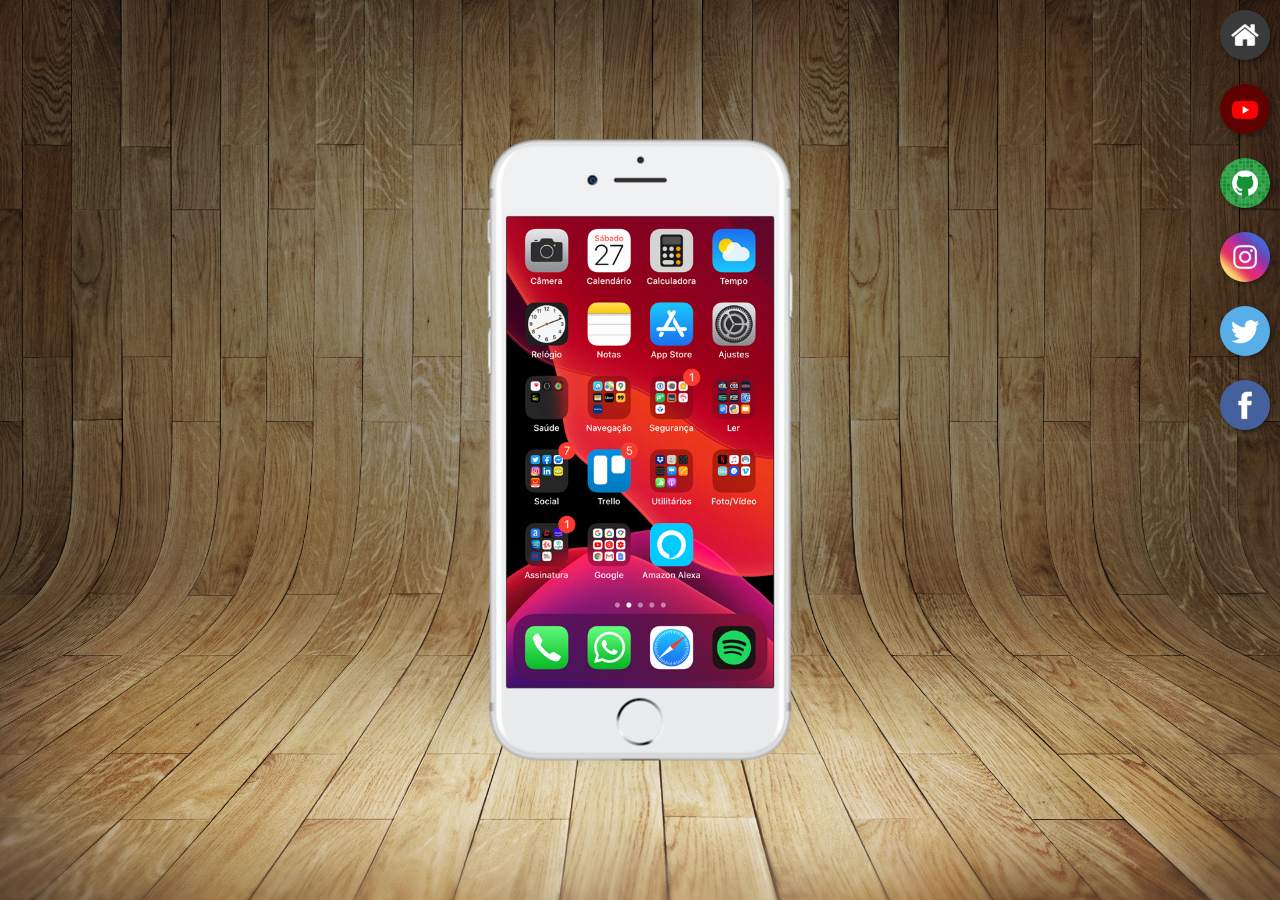
<file: index.html>
<!DOCTYPE html>
<html lang="pt-br">
<head>
    <meta charset="UTF-8">
    <meta name="viewport" content="width=device-width, initial-scale=1.0">
    <link rel="shortcut icon" href="favicon.ico" type="image/x-icon">
    <link rel="stylesheet" href="estilos/style.css">
    <title>Projetos Redes Sociais</title>
</head>
<body>
    <main>
        <section id="telefone">
            <iframe src="home.html" frameborder="0" name="tela" id="tela">
                Seu computador não é compatível com isso
            </iframe>
        </section>
        <section id="redes-sociais">
            <a href="home.html" target="tela">
                <img src="imagens/logo-home.jpg" alt="Home">
            </a><br>
            <a href="youtube.html" target="tela">
                <img src="imagens/logo-youtube.jpg" alt="Youtube">
            </a><br>
            <a href="github.html" target="tela">
                <img src="imagens/logo-github.jpg" alt="Github">
            </a><br>
            <a href="intagram.html" target="tela">
                <img src="imagens/logo-instagram.jpg" alt="Instagram">
            </a><br>
            <a href="twitter.html" target="tela">
                <img src="imagens/logo-twitter.jpg" alt="Twitter">
            </a><br>
            <a href="facebook.html" target="tela">
                <img src="imagens/logo-facebook.jpg" alt="Facebook">
            </a>
        </section>
    </main>
</body>
</html>
</file>
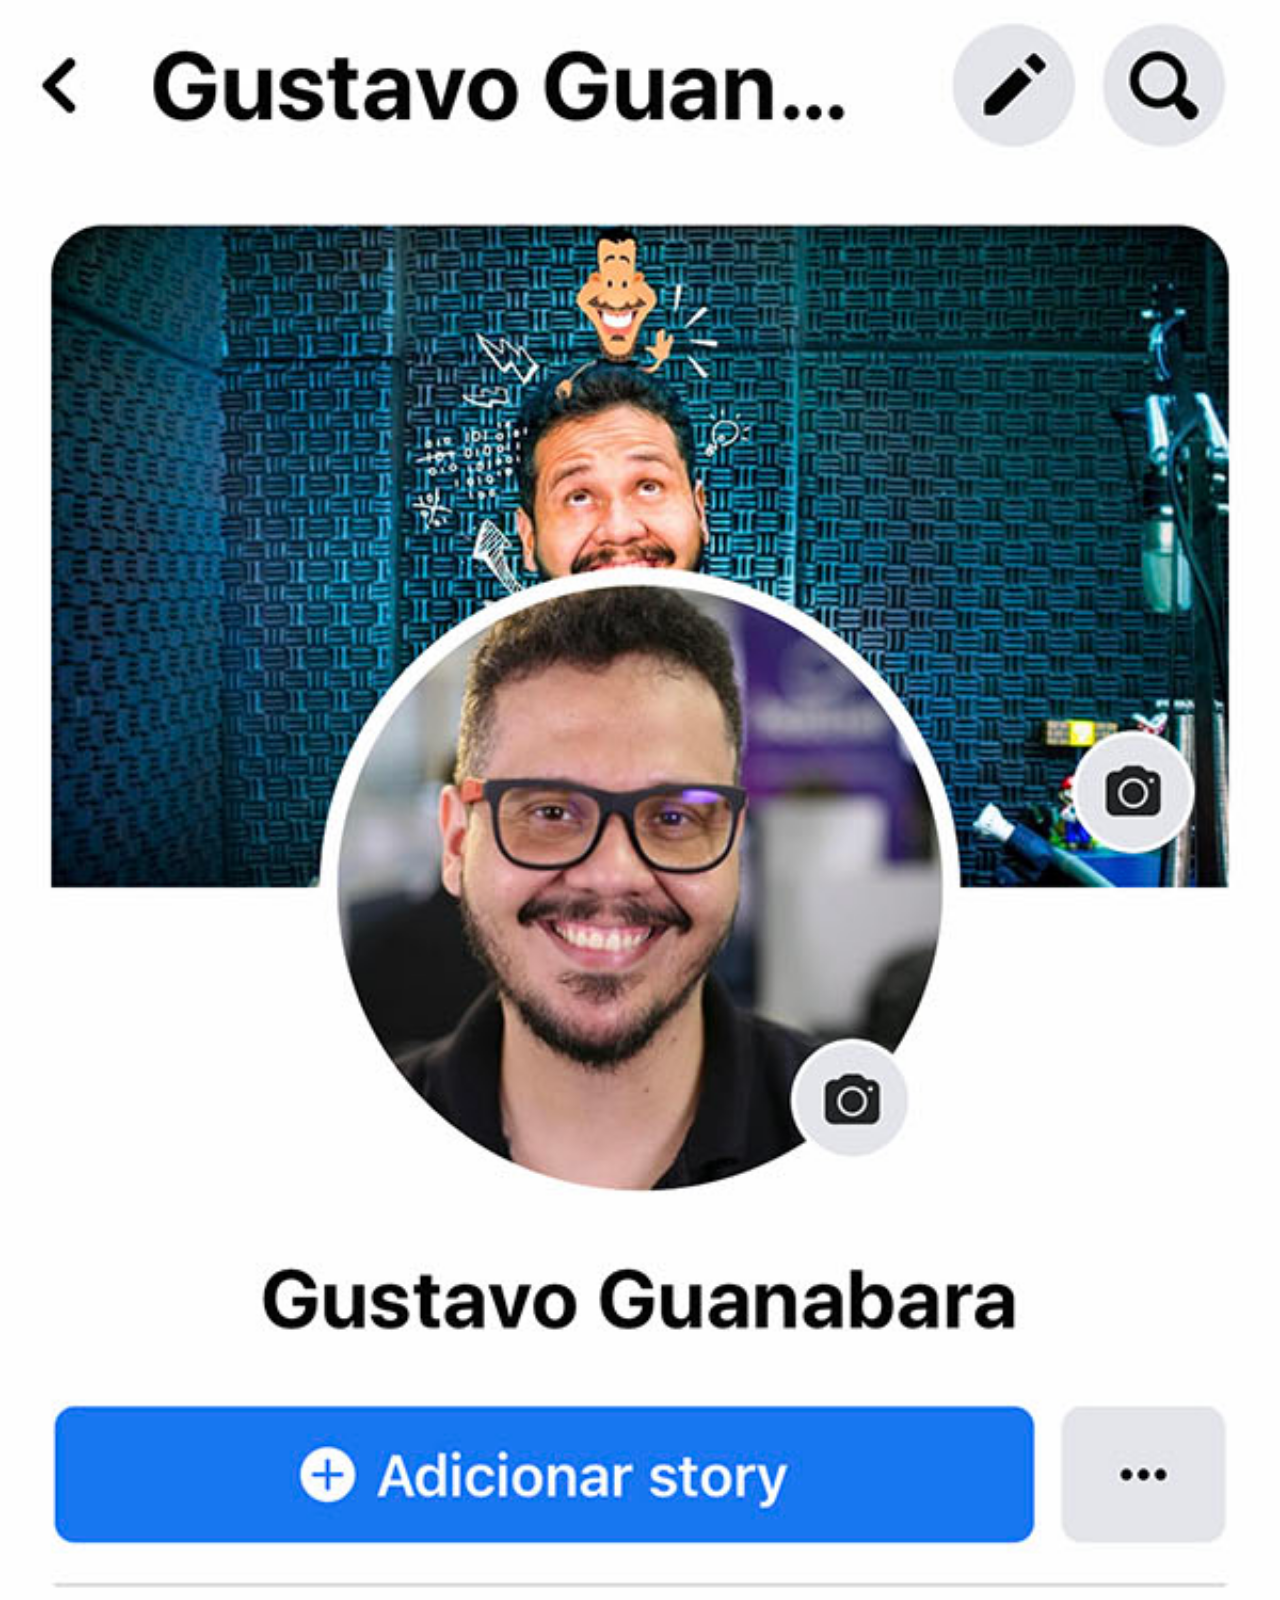
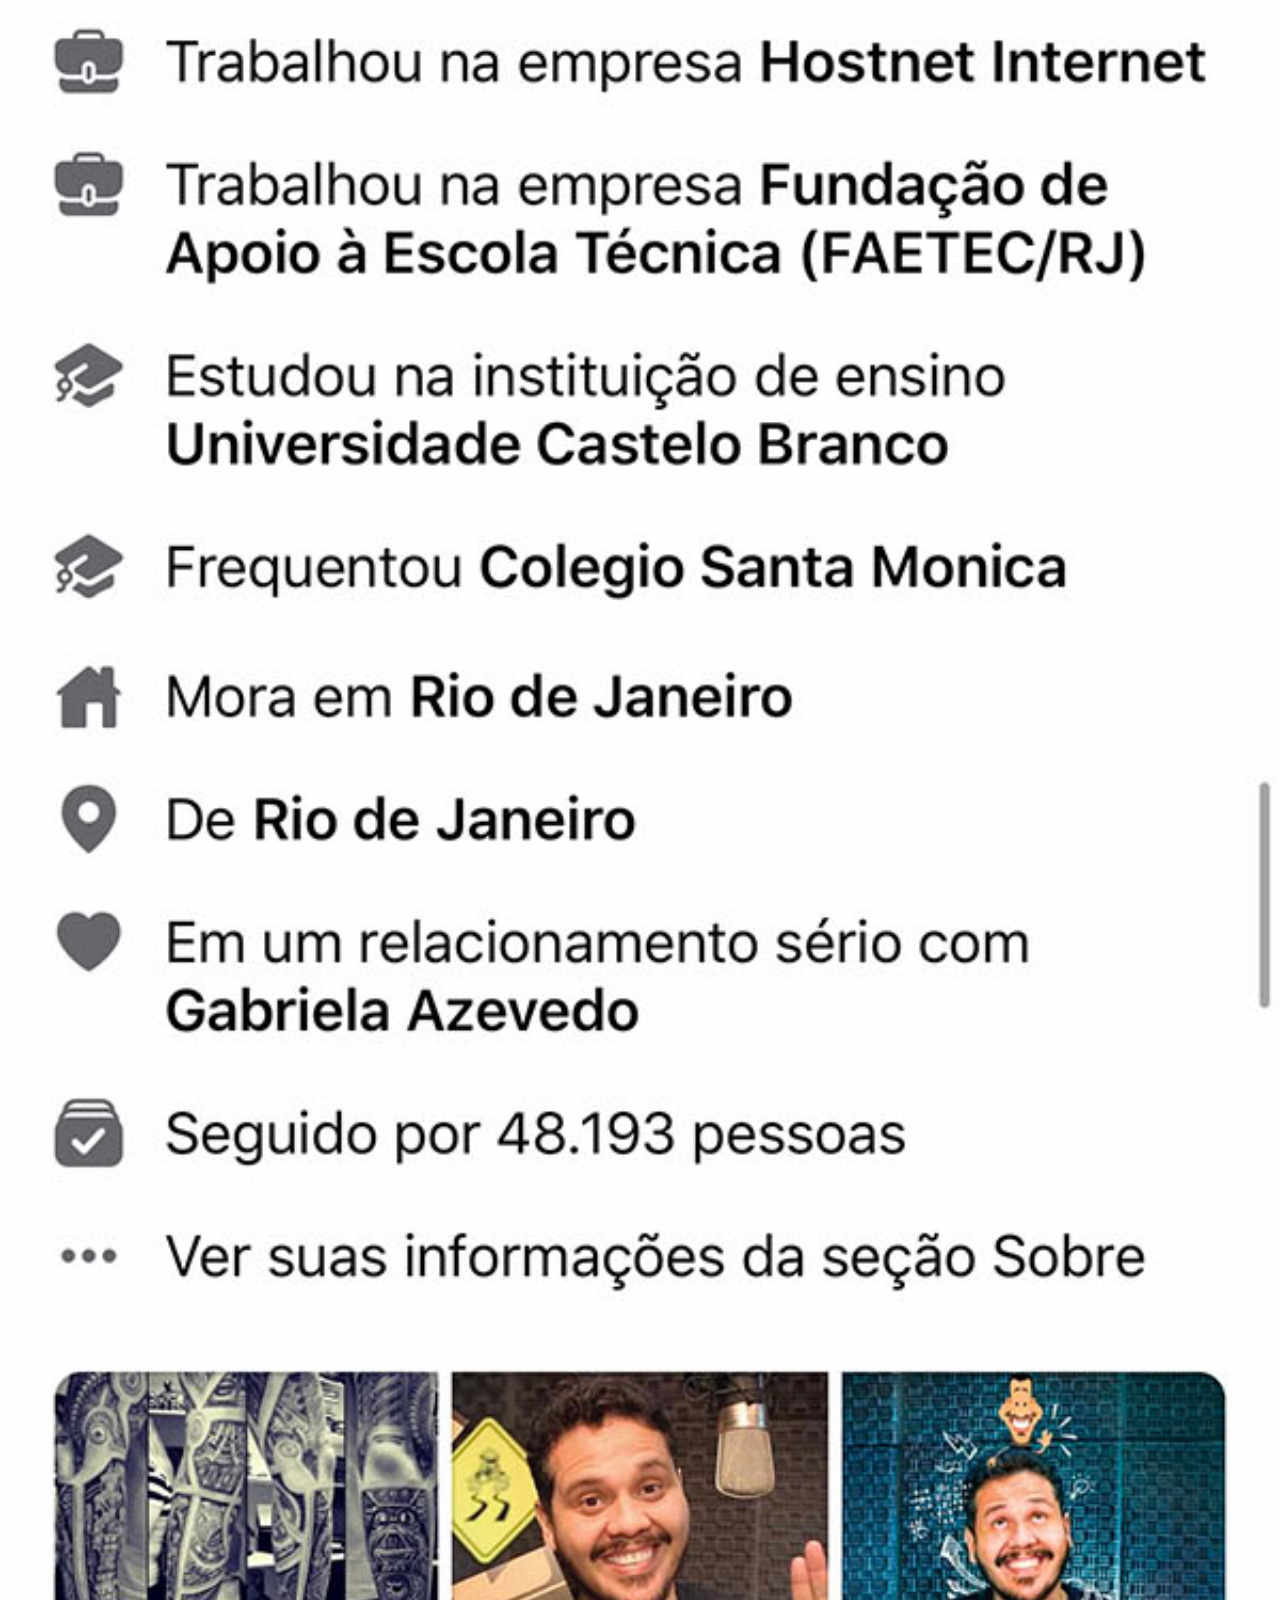
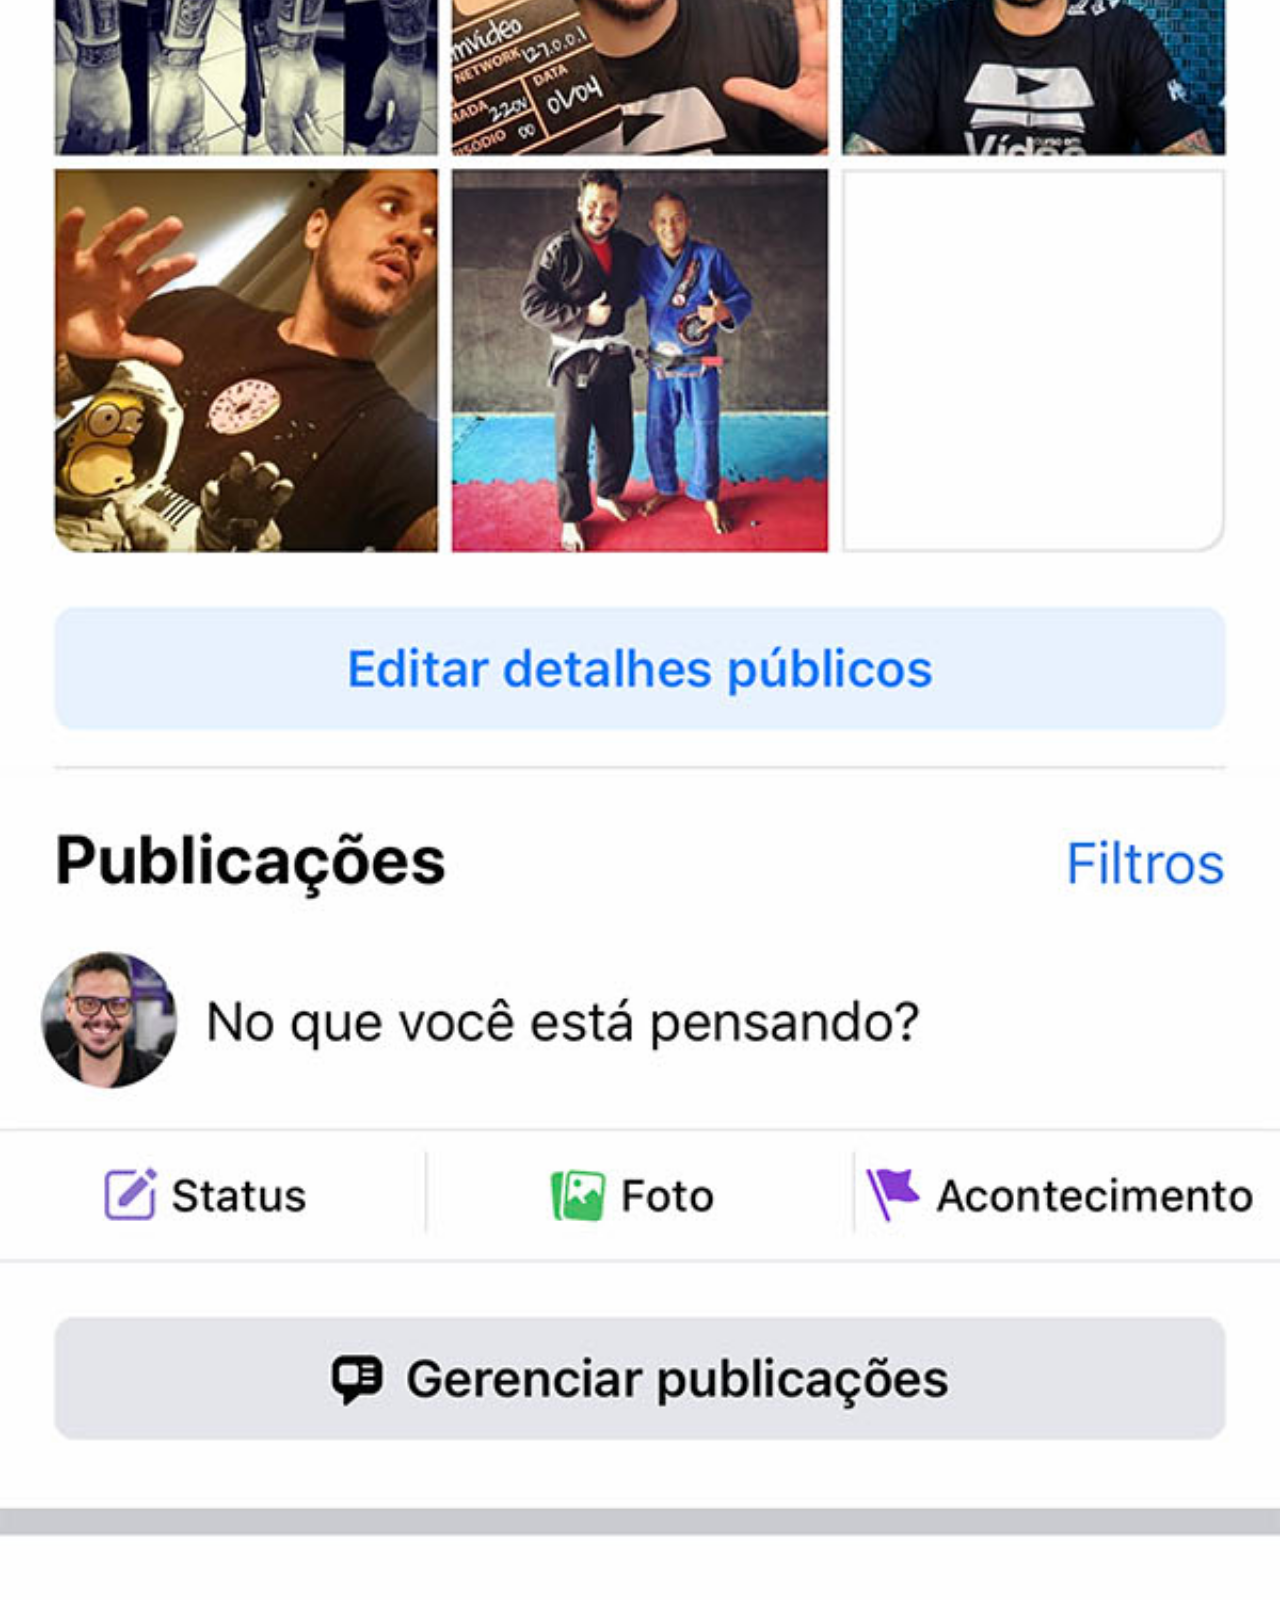
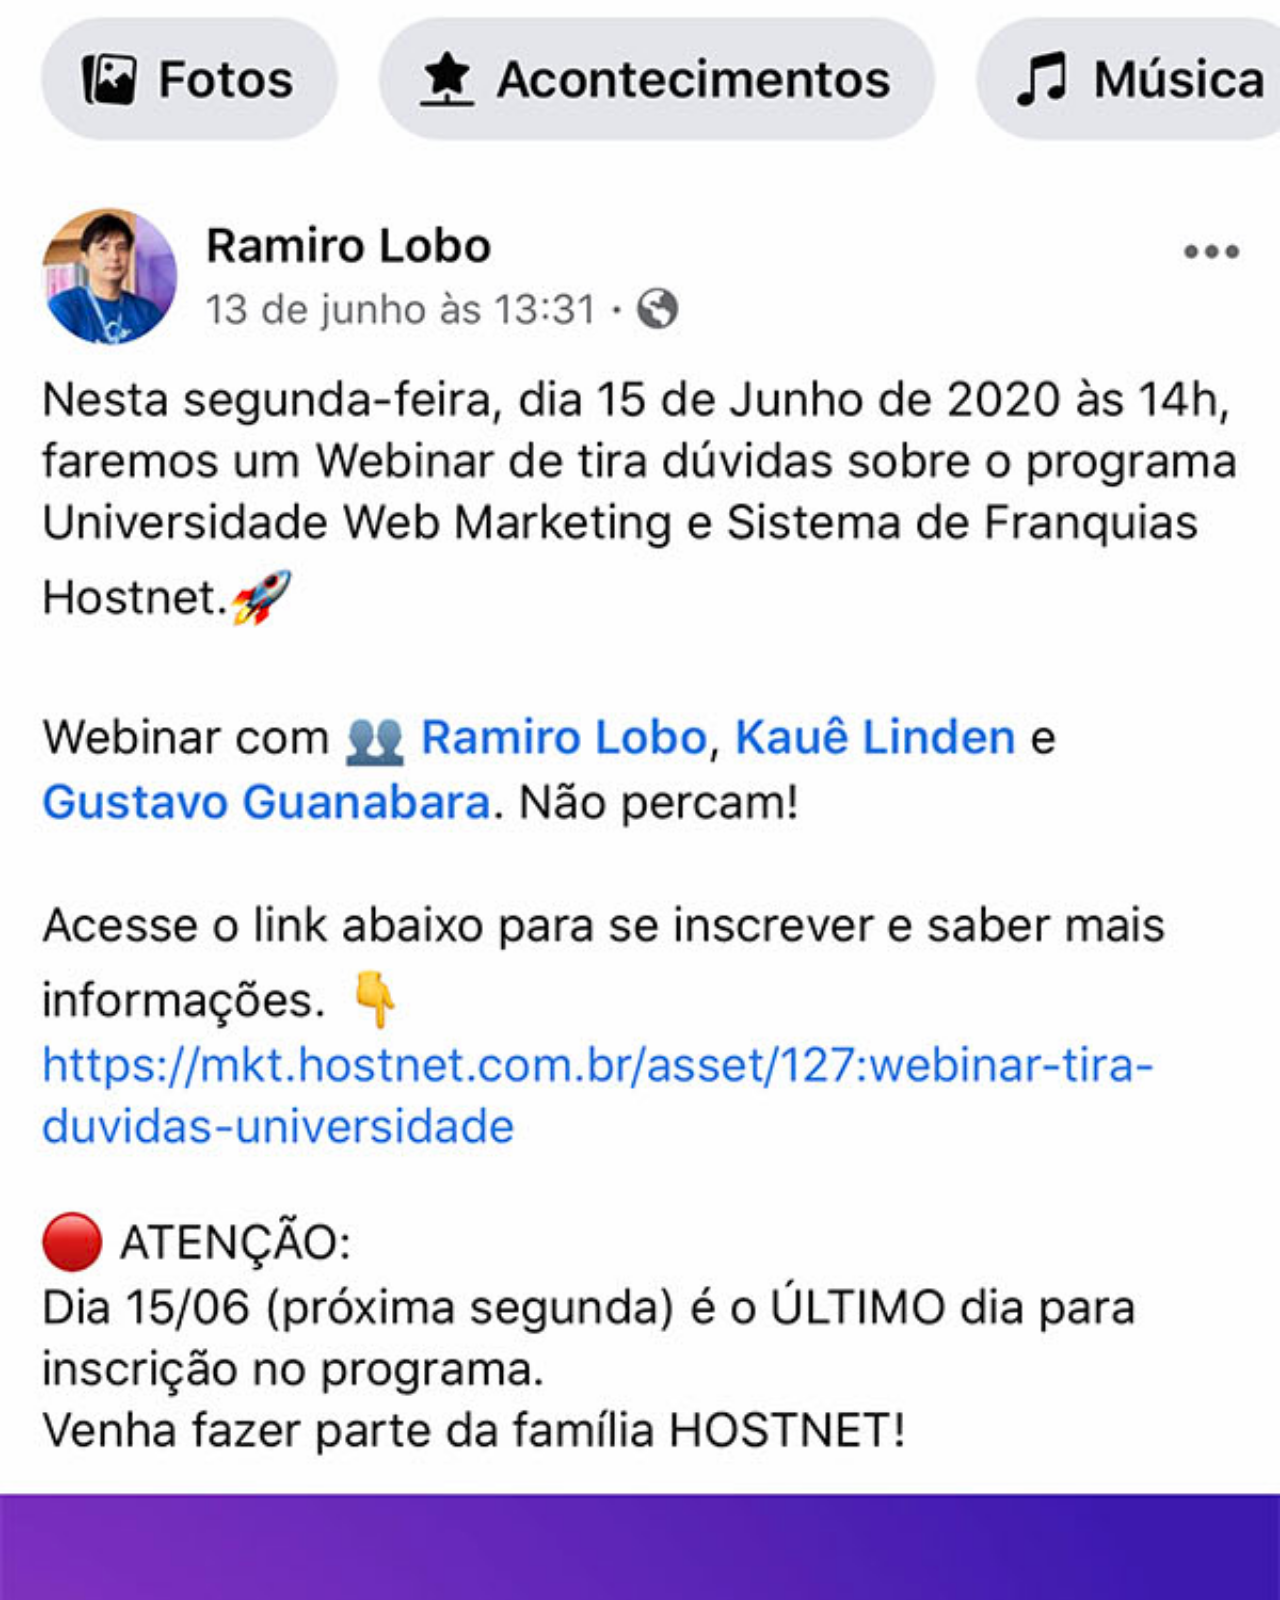
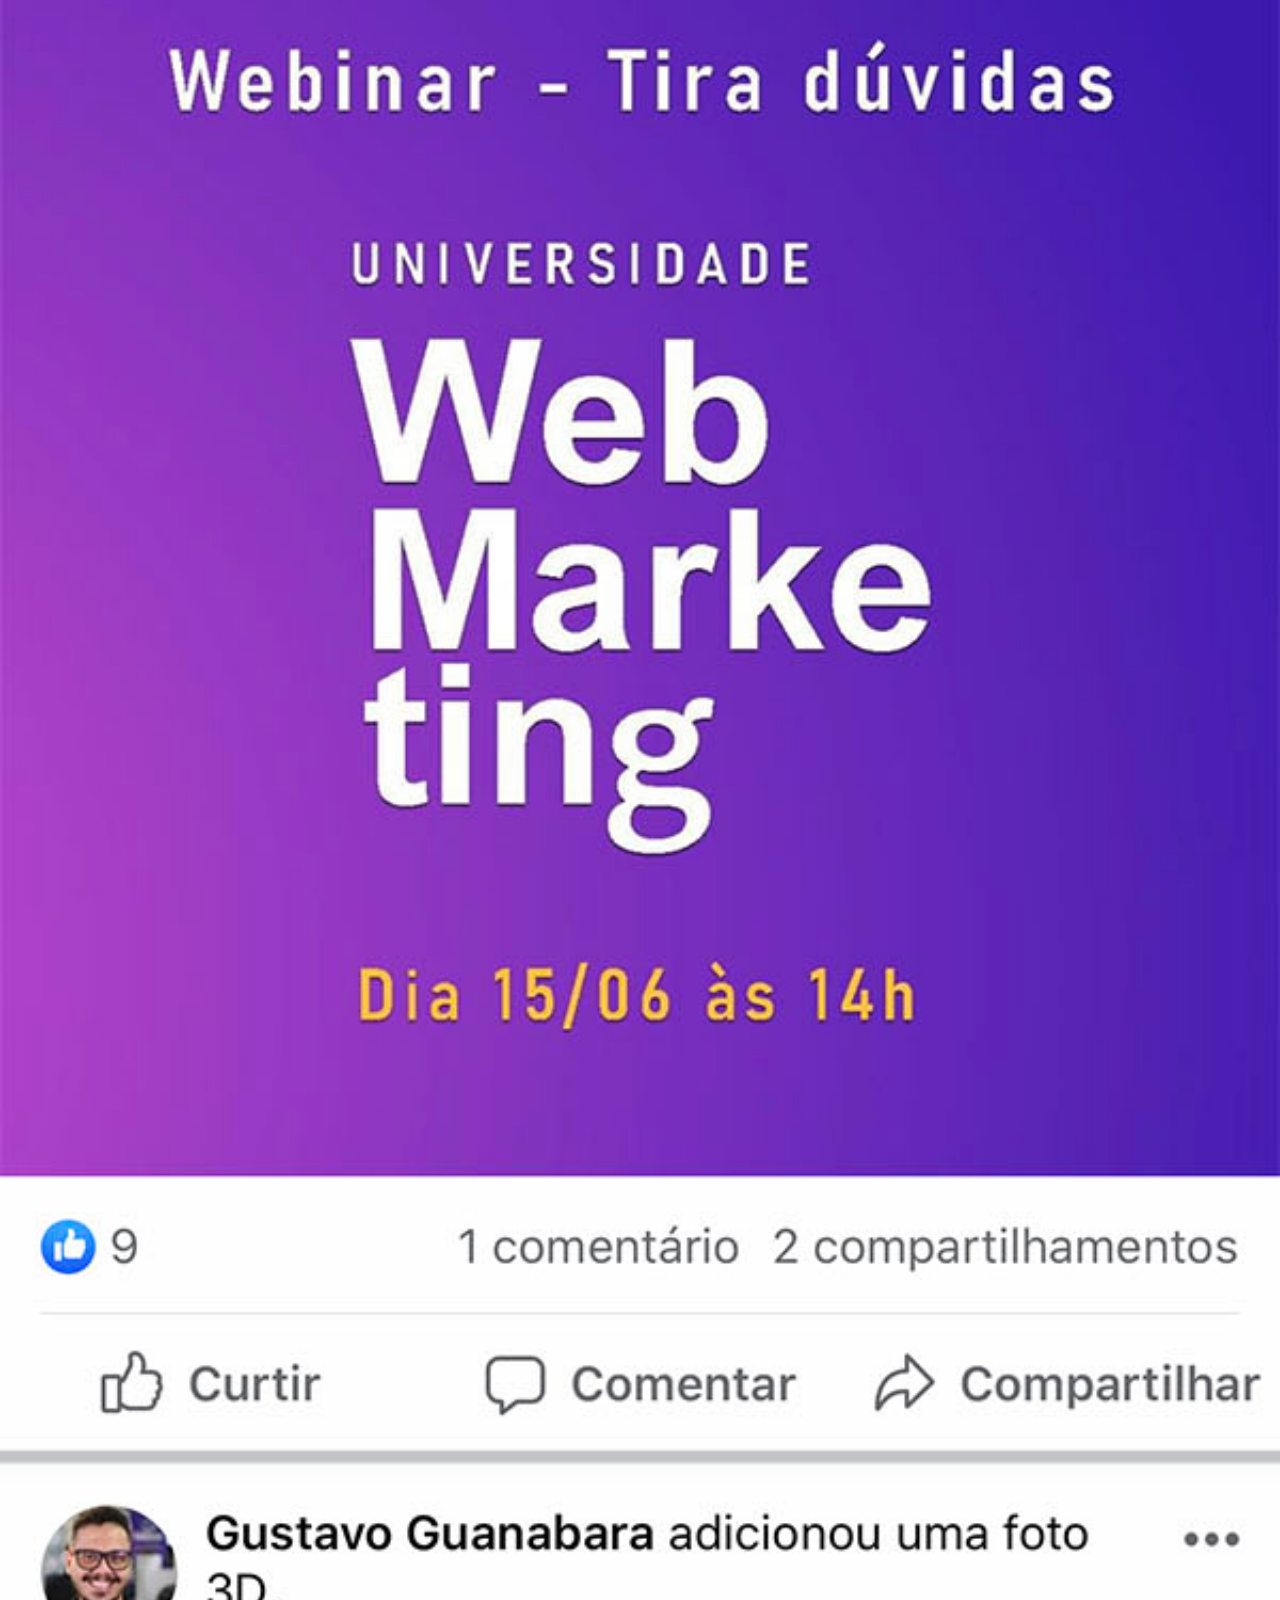
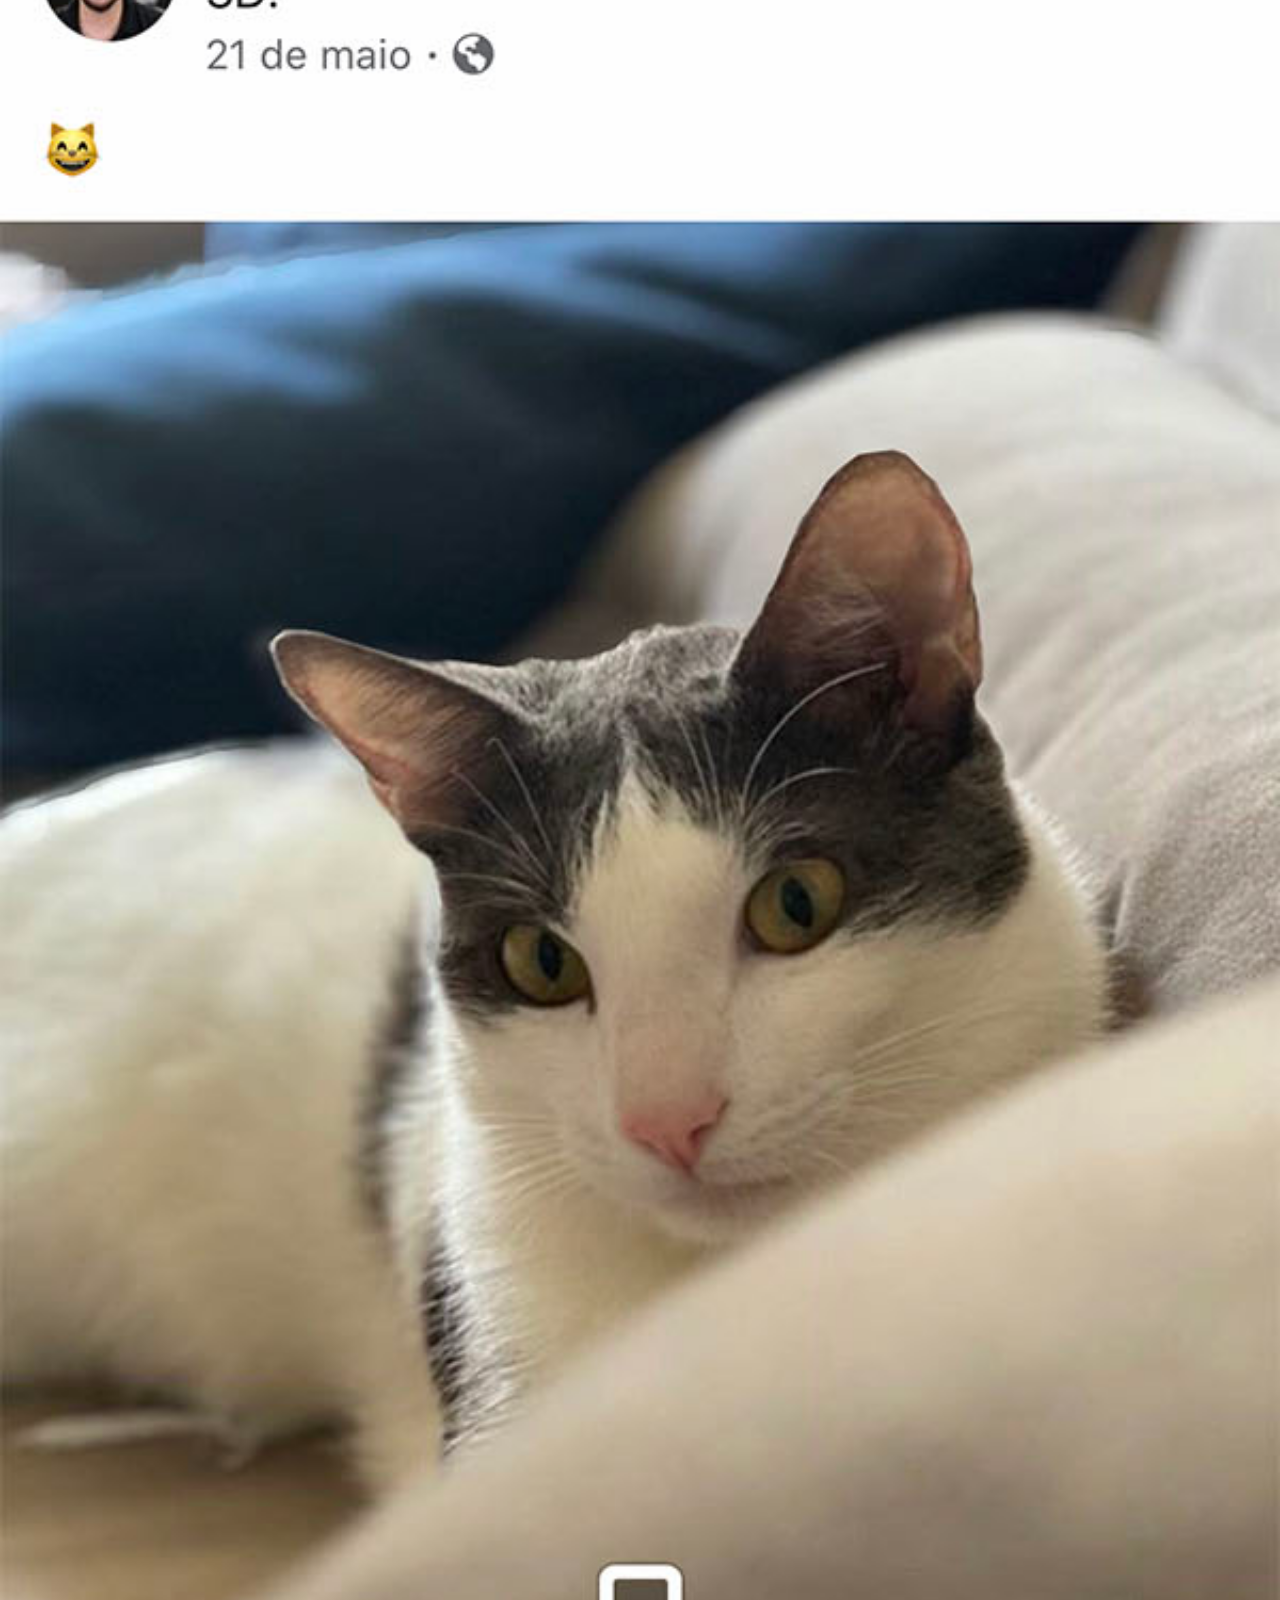
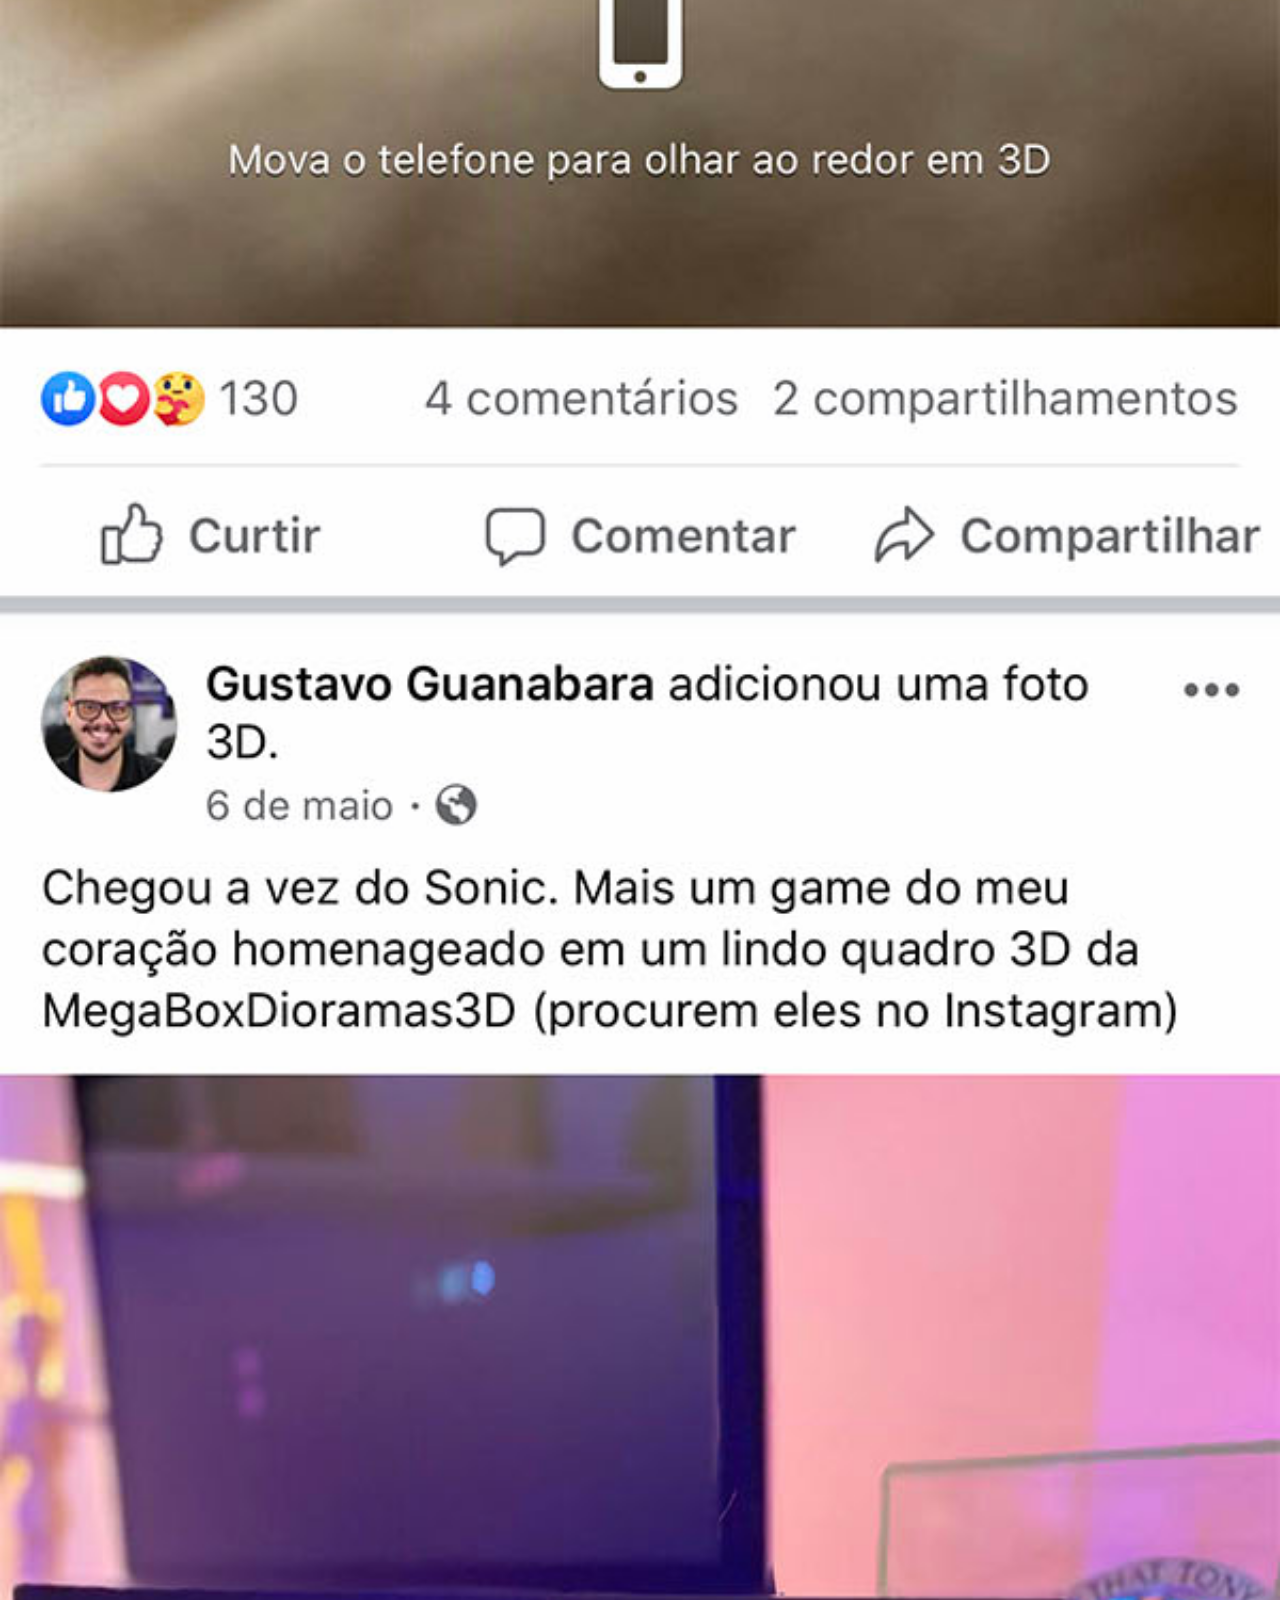
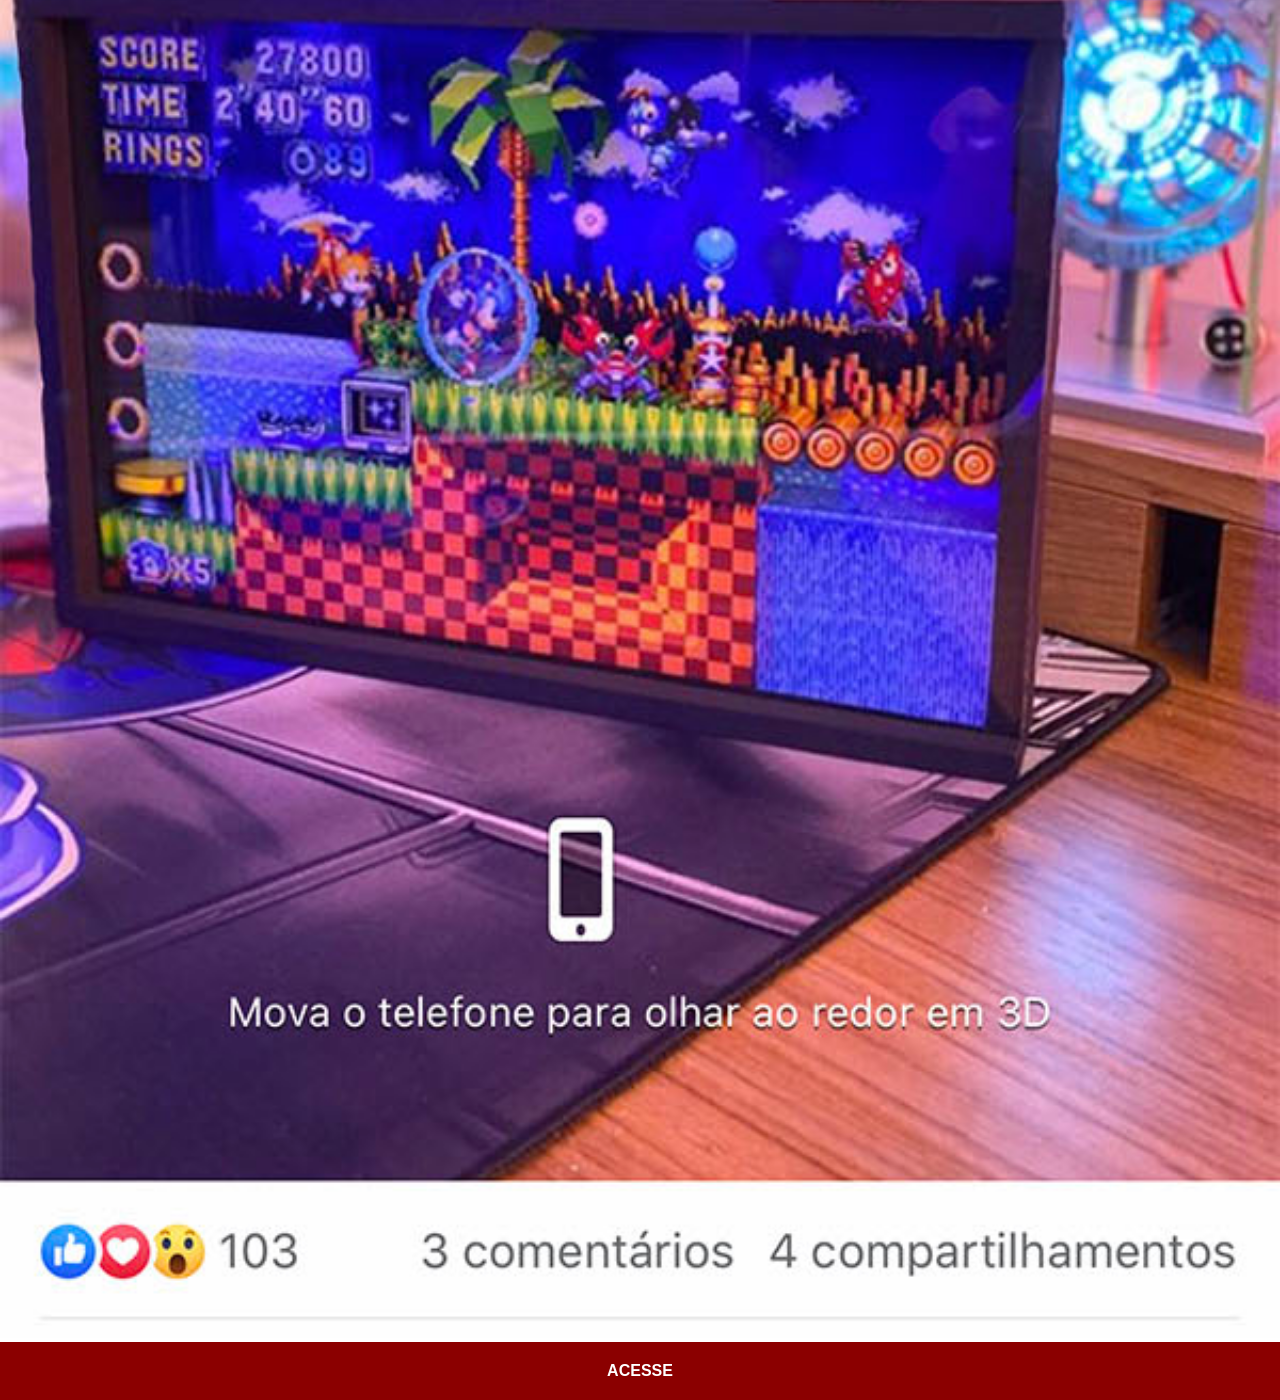
<file: facebook.html>
<!DOCTYPE html>
<html lang="pt-br">
<head>
    <meta charset="UTF-8">
    <meta name="viewport" content="width=device-width, initial-scale=1.0">
    <title>Facebook</title>
    <link rel="stylesheet" href="estilos/social.css">
</head>
<body>
    <img src="imagens/tela-facebook.jpg" alt="Github">
    <a href="https://www.facebook.com/" target="_blank">ACESSE</a>
</body>
</html>
</file>
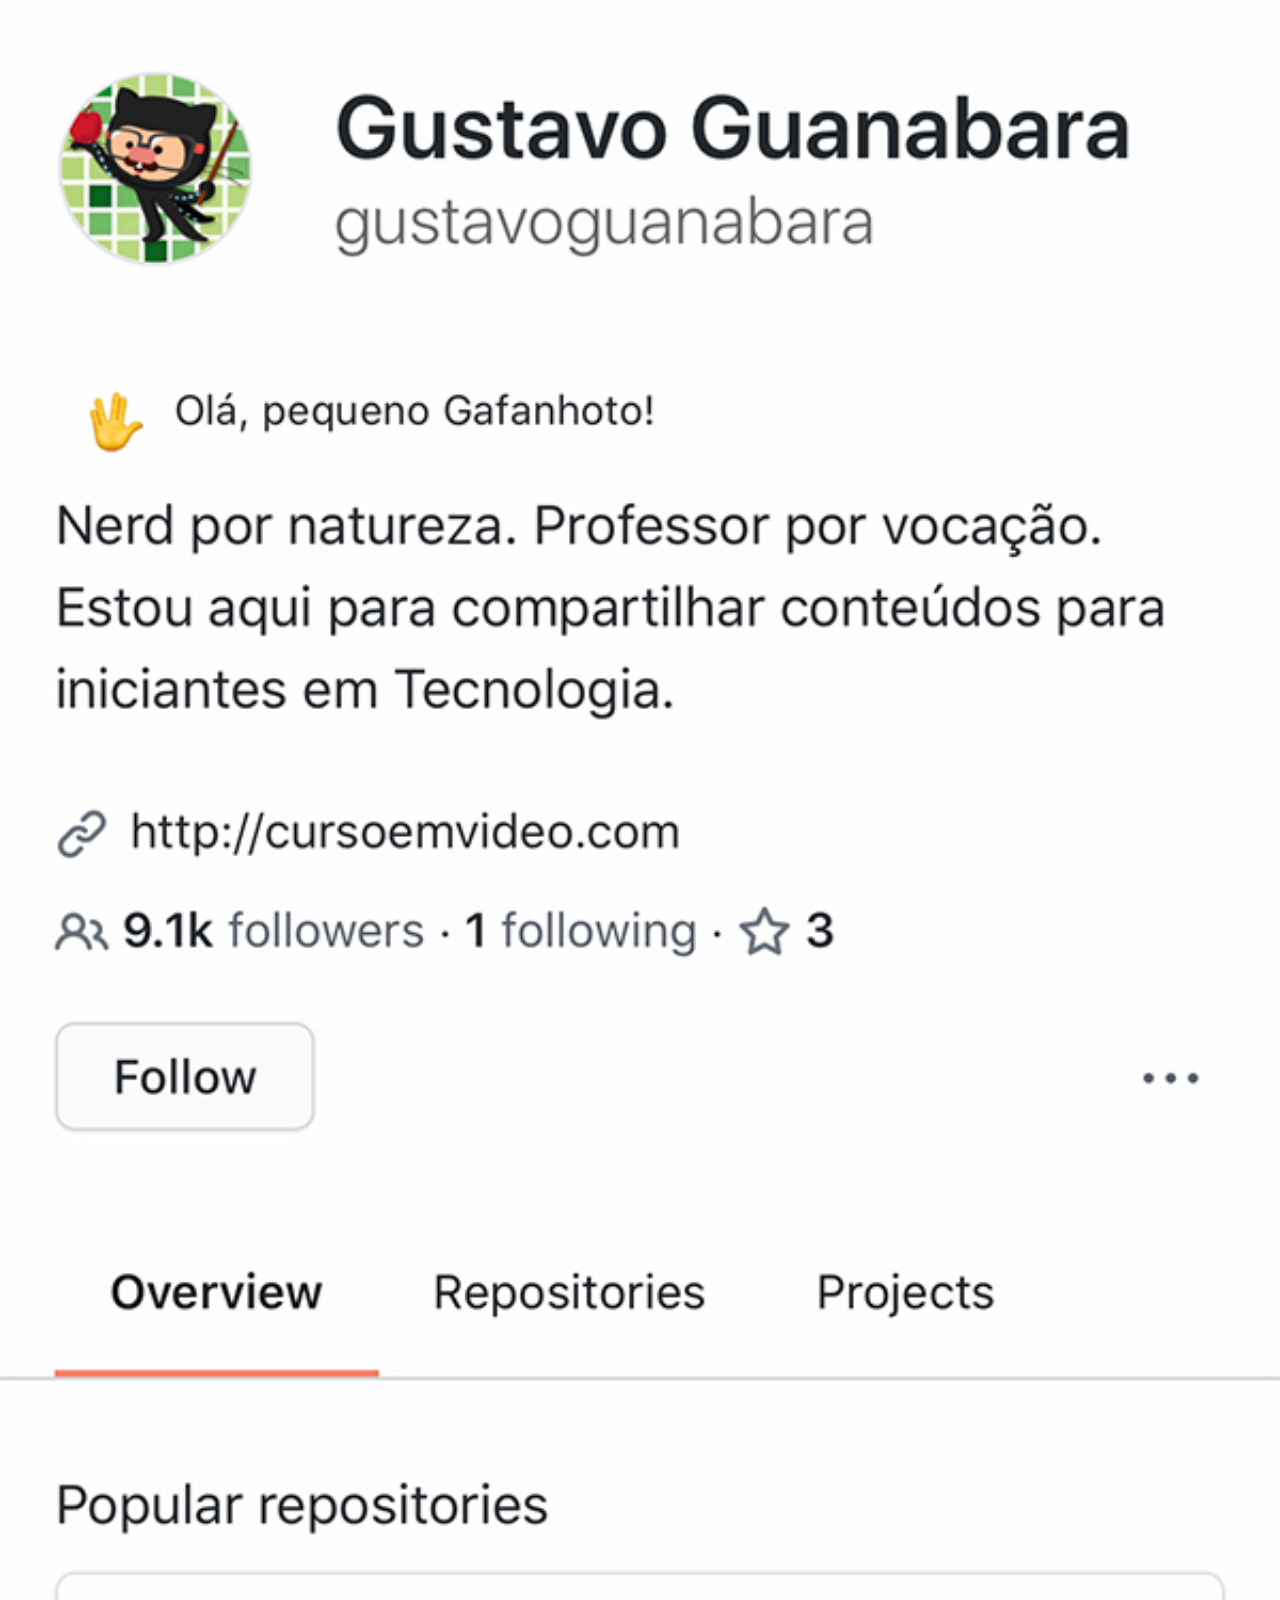
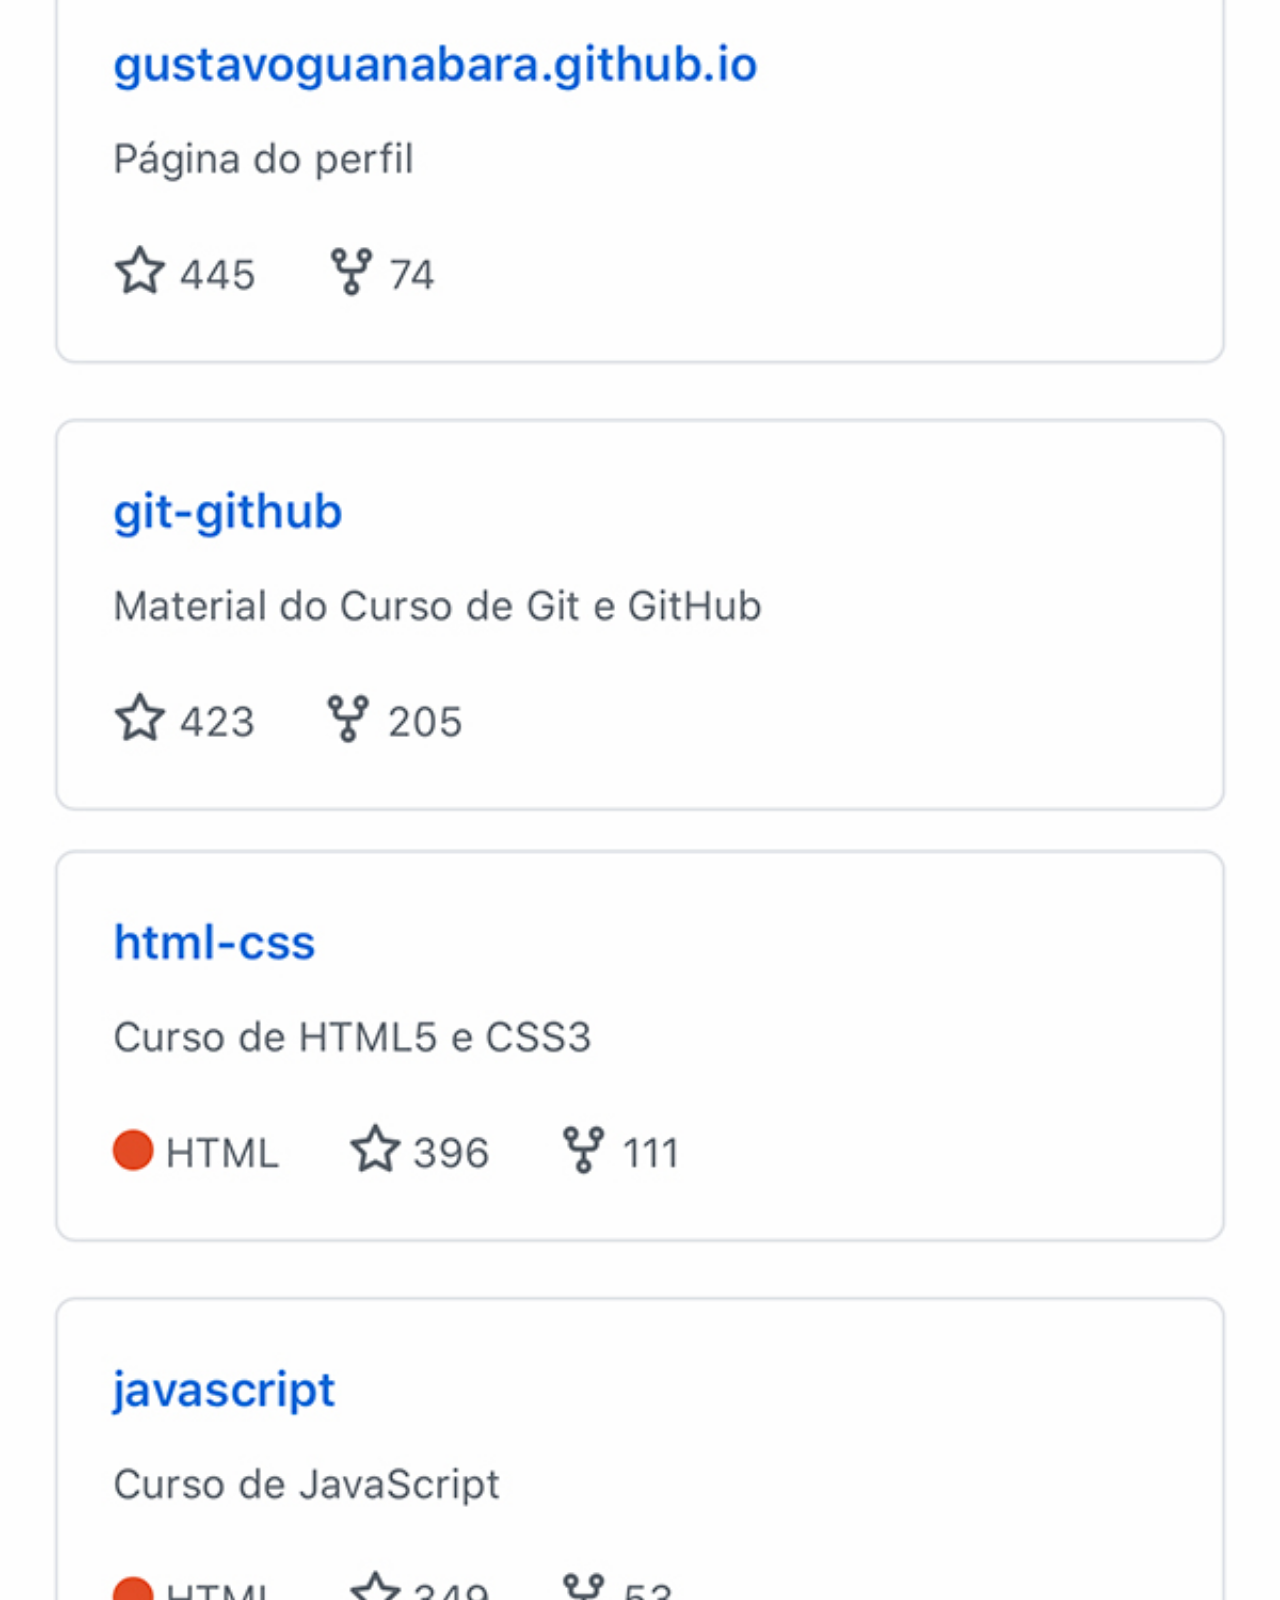
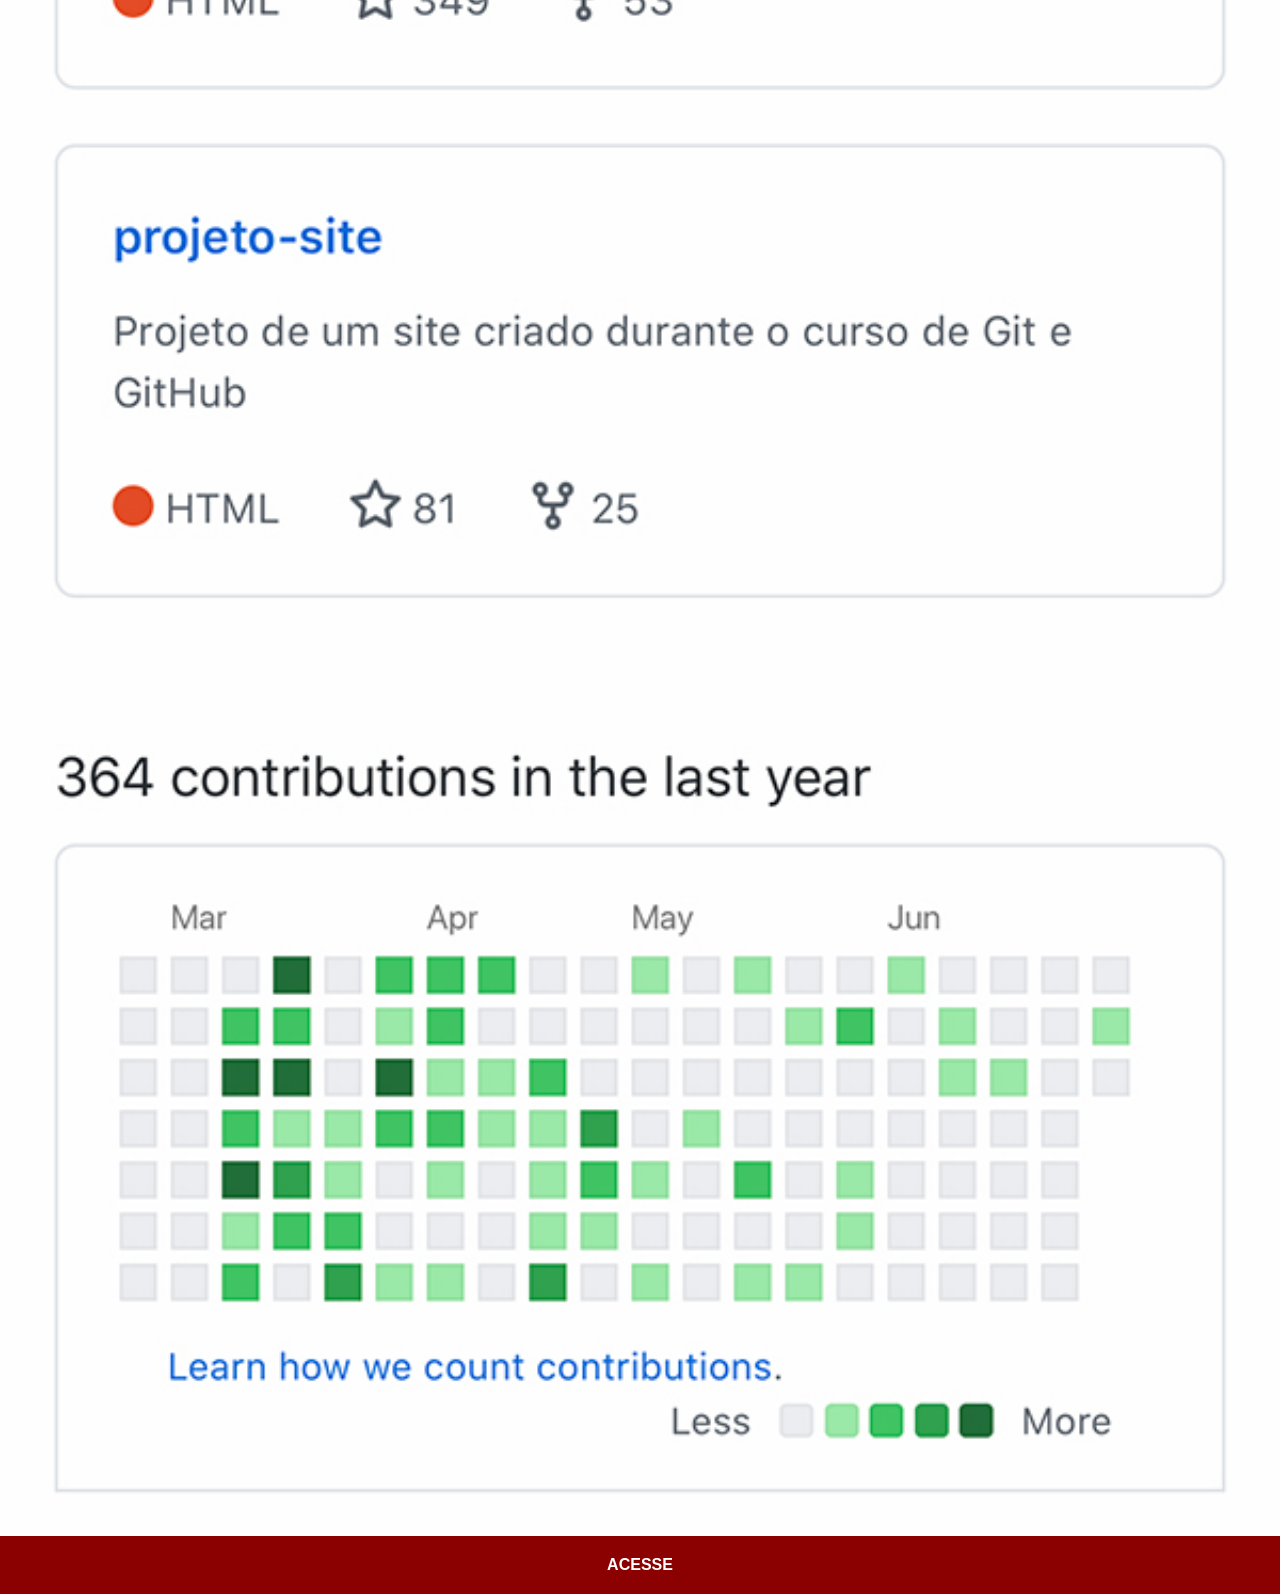
<file: github.html>
<!DOCTYPE html>
<html lang="pt-br">
<head>
    <meta charset="UTF-8">
    <meta name="viewport" content="width=device-width, initial-scale=1.0">
    <title>Github</title>
    <link rel="stylesheet" href="estilos/social.css">
</head>
<body>
    <img src="imagens/tela-github.jpg" alt="Github">
    <a href="https://github.com/gustavoguanabara" target="_blank">ACESSE</a>
</body>
</html>
</file>
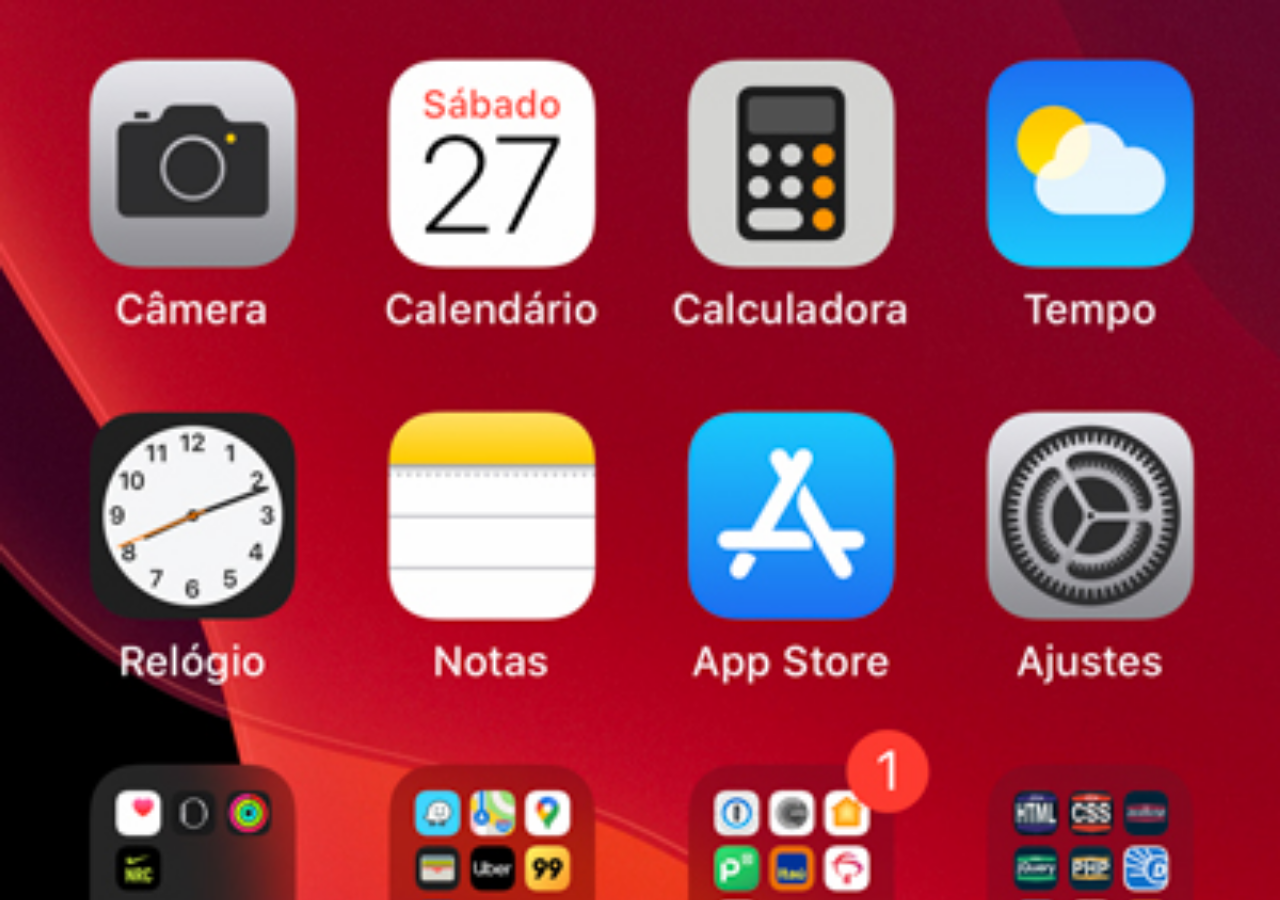
<file: home.html>
<!DOCTYPE html>
<html lang="pt-br">
<head>
    <meta charset="UTF-8">
    <meta name="viewport" content="width=device-width, initial-scale=1.0">
    <title>Home</title>
    <style>
        * {
            padding: 0;
            margin: 0;
        }

        body {
            width: 100vw;
            height: 100vh;
            background: black url('imagens/tela-home.jpg') no-repeat top center;
            background-size: cover;
        }
    </style>
</head>
<body>
    
</body>
</html>
</file>
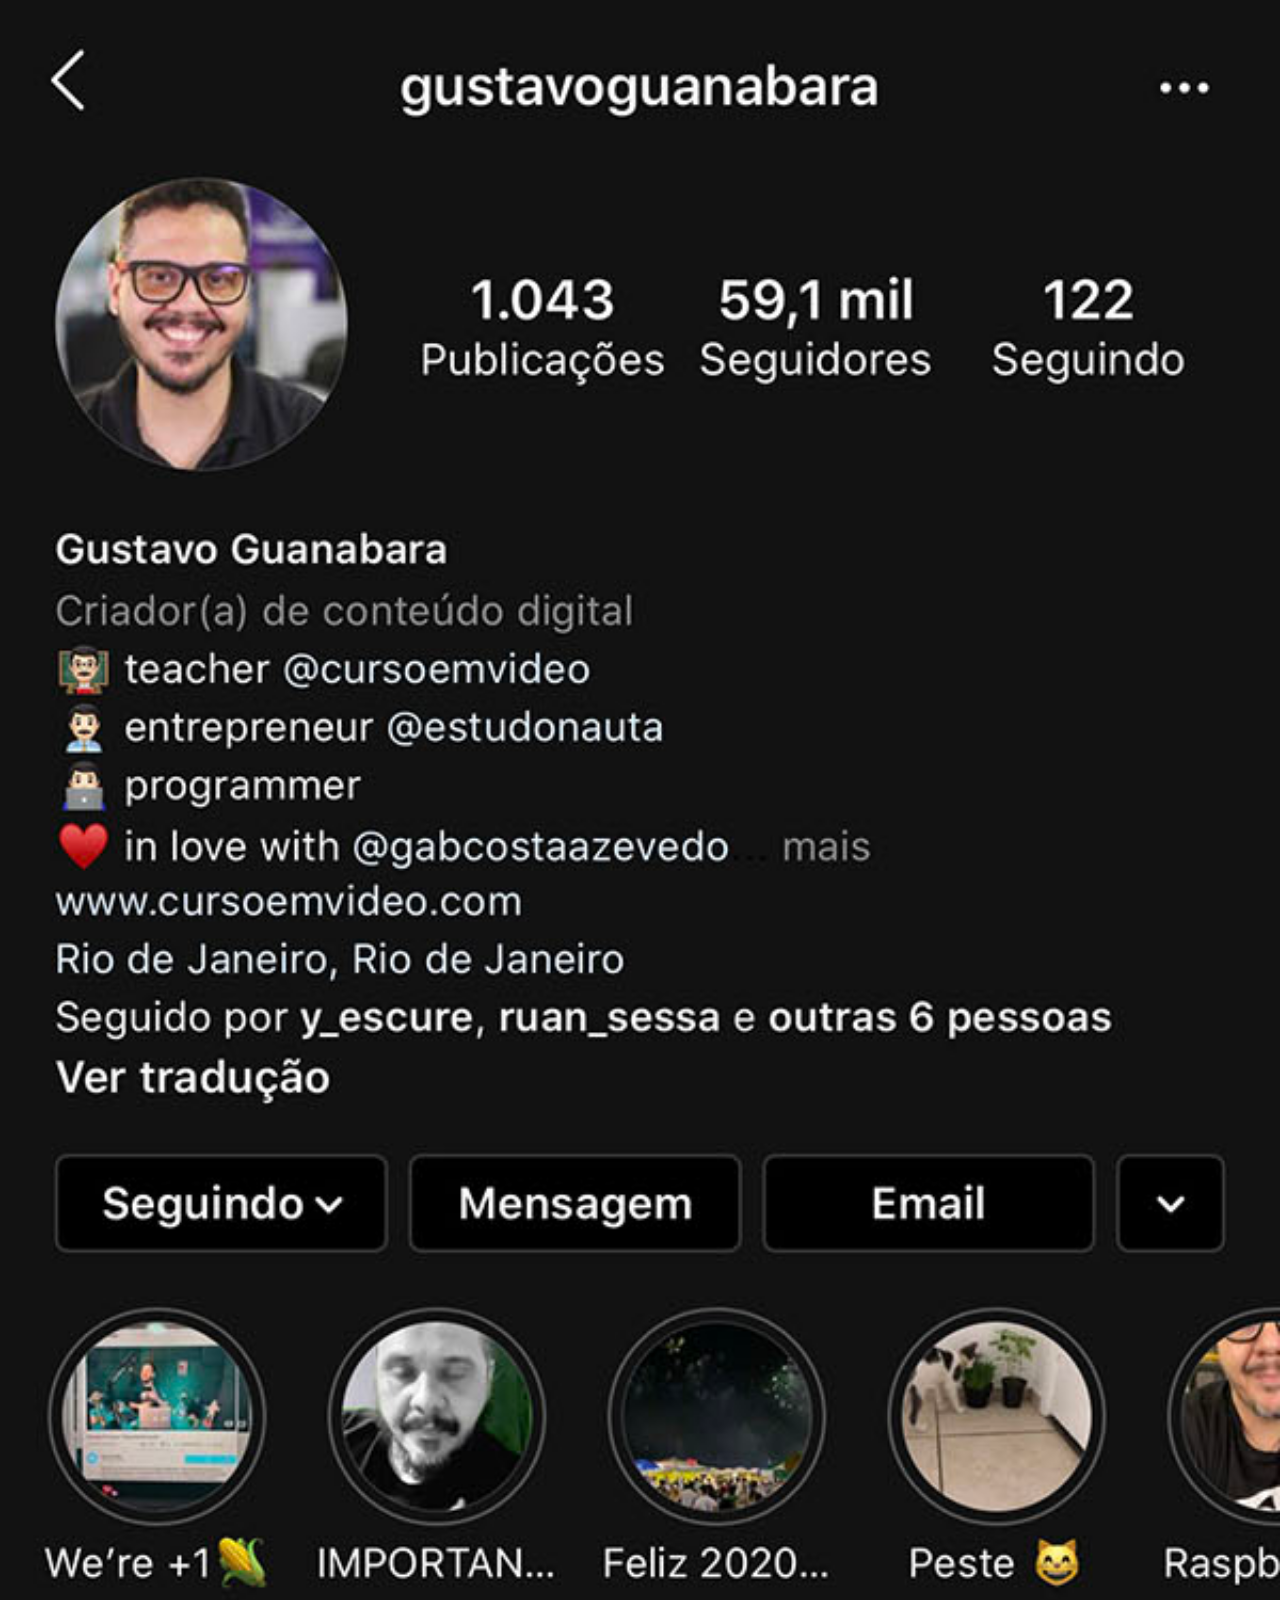
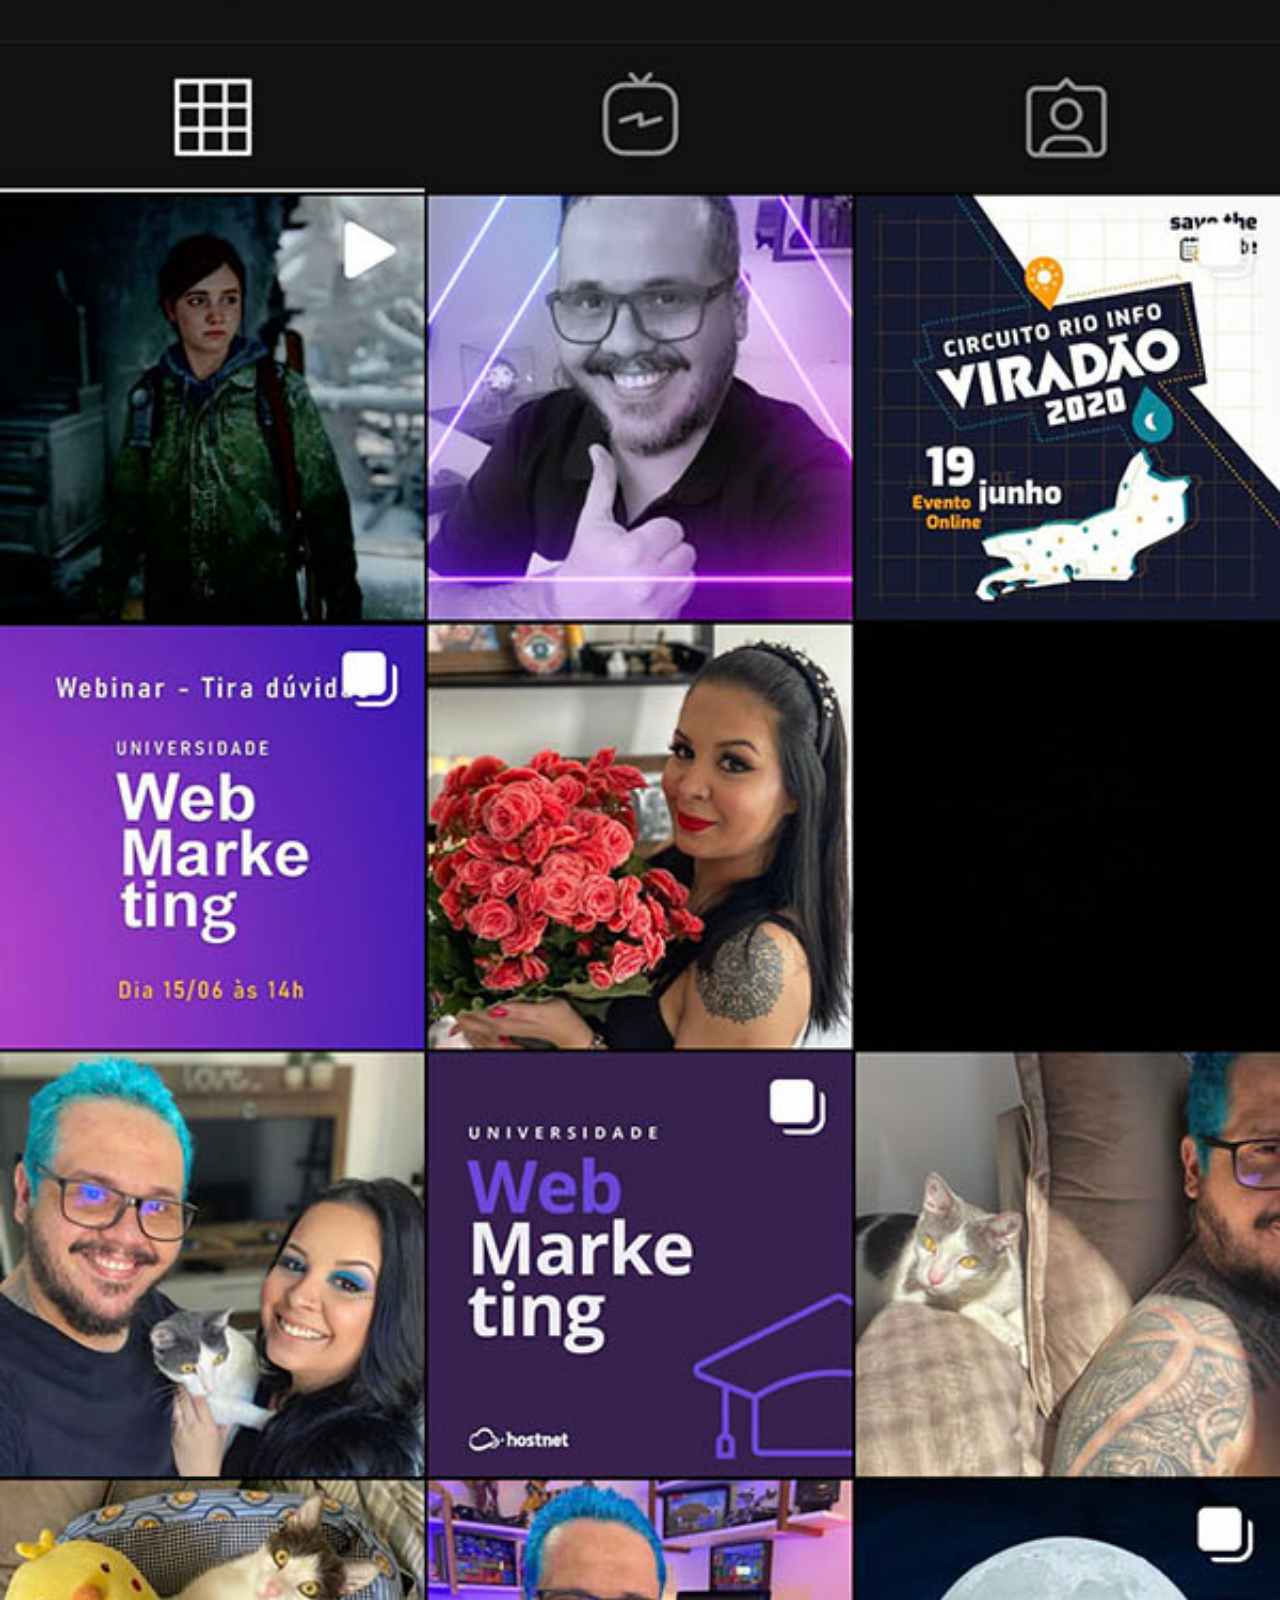
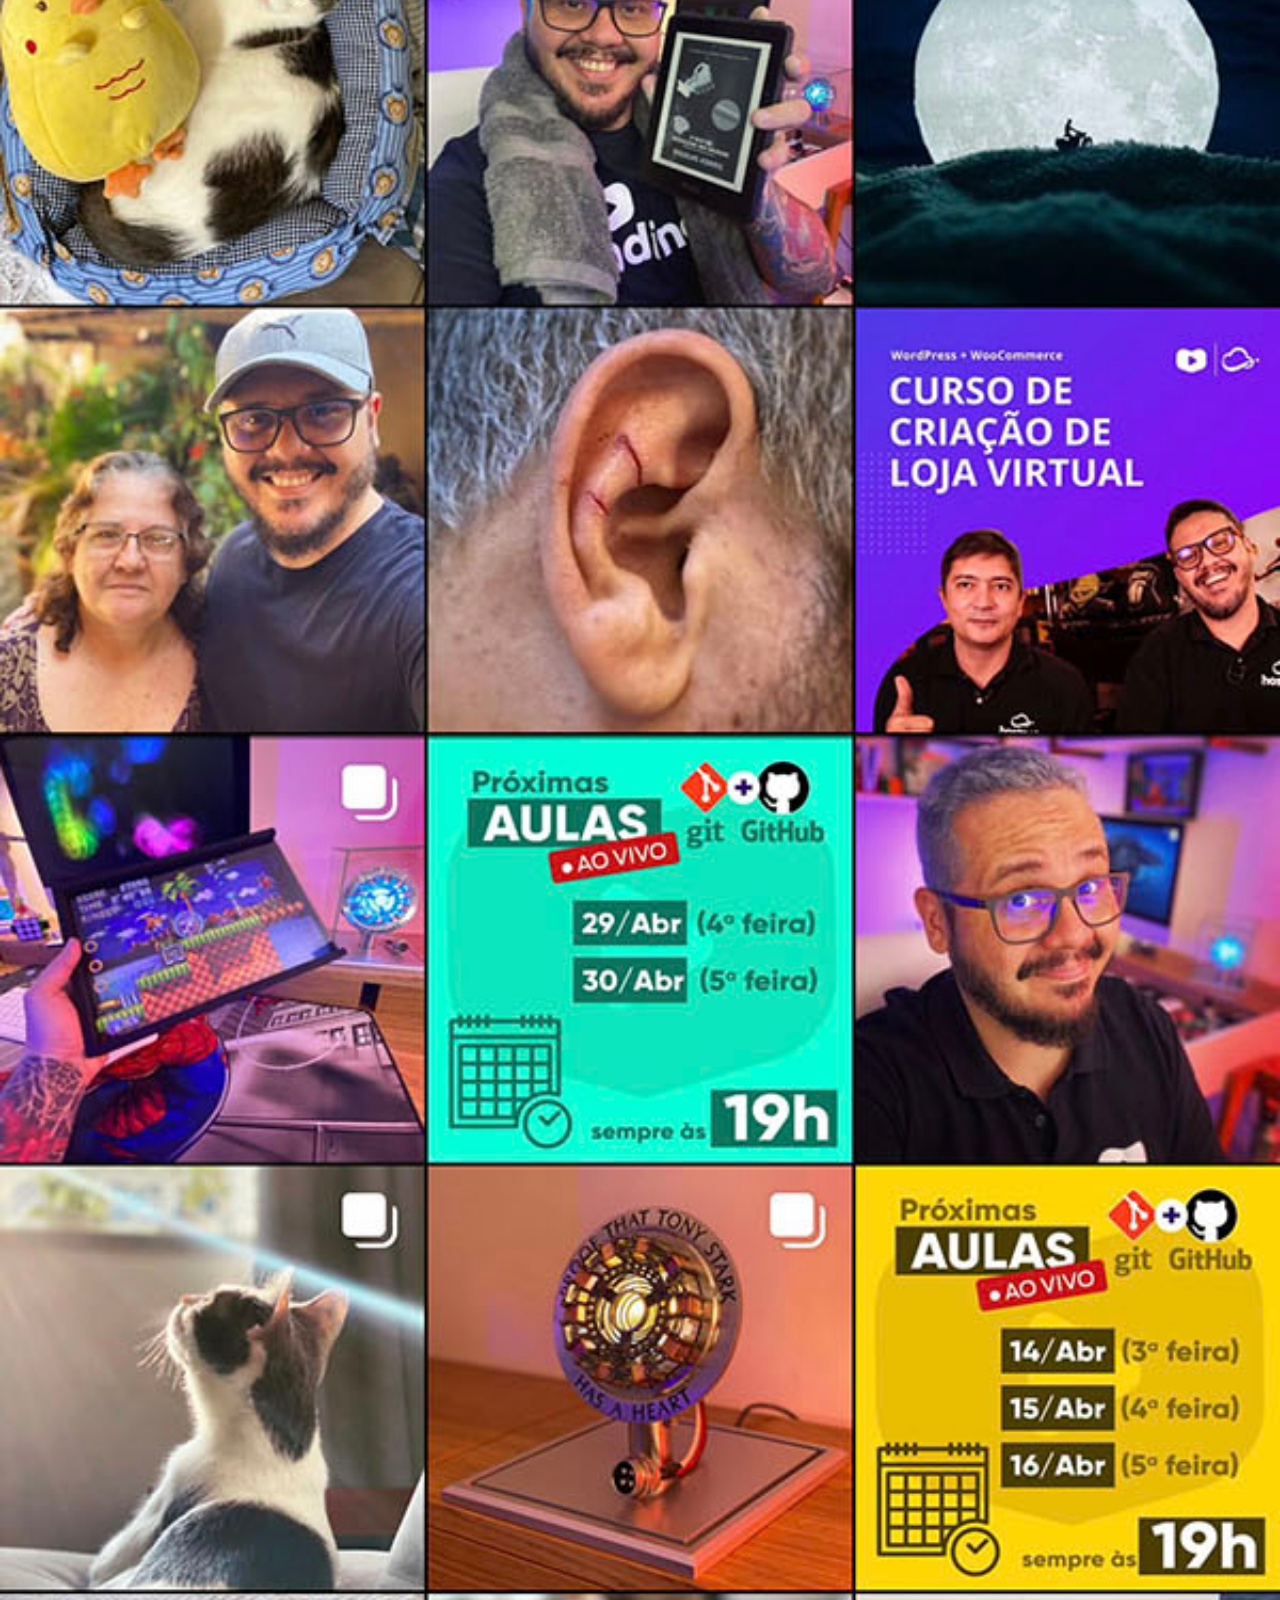
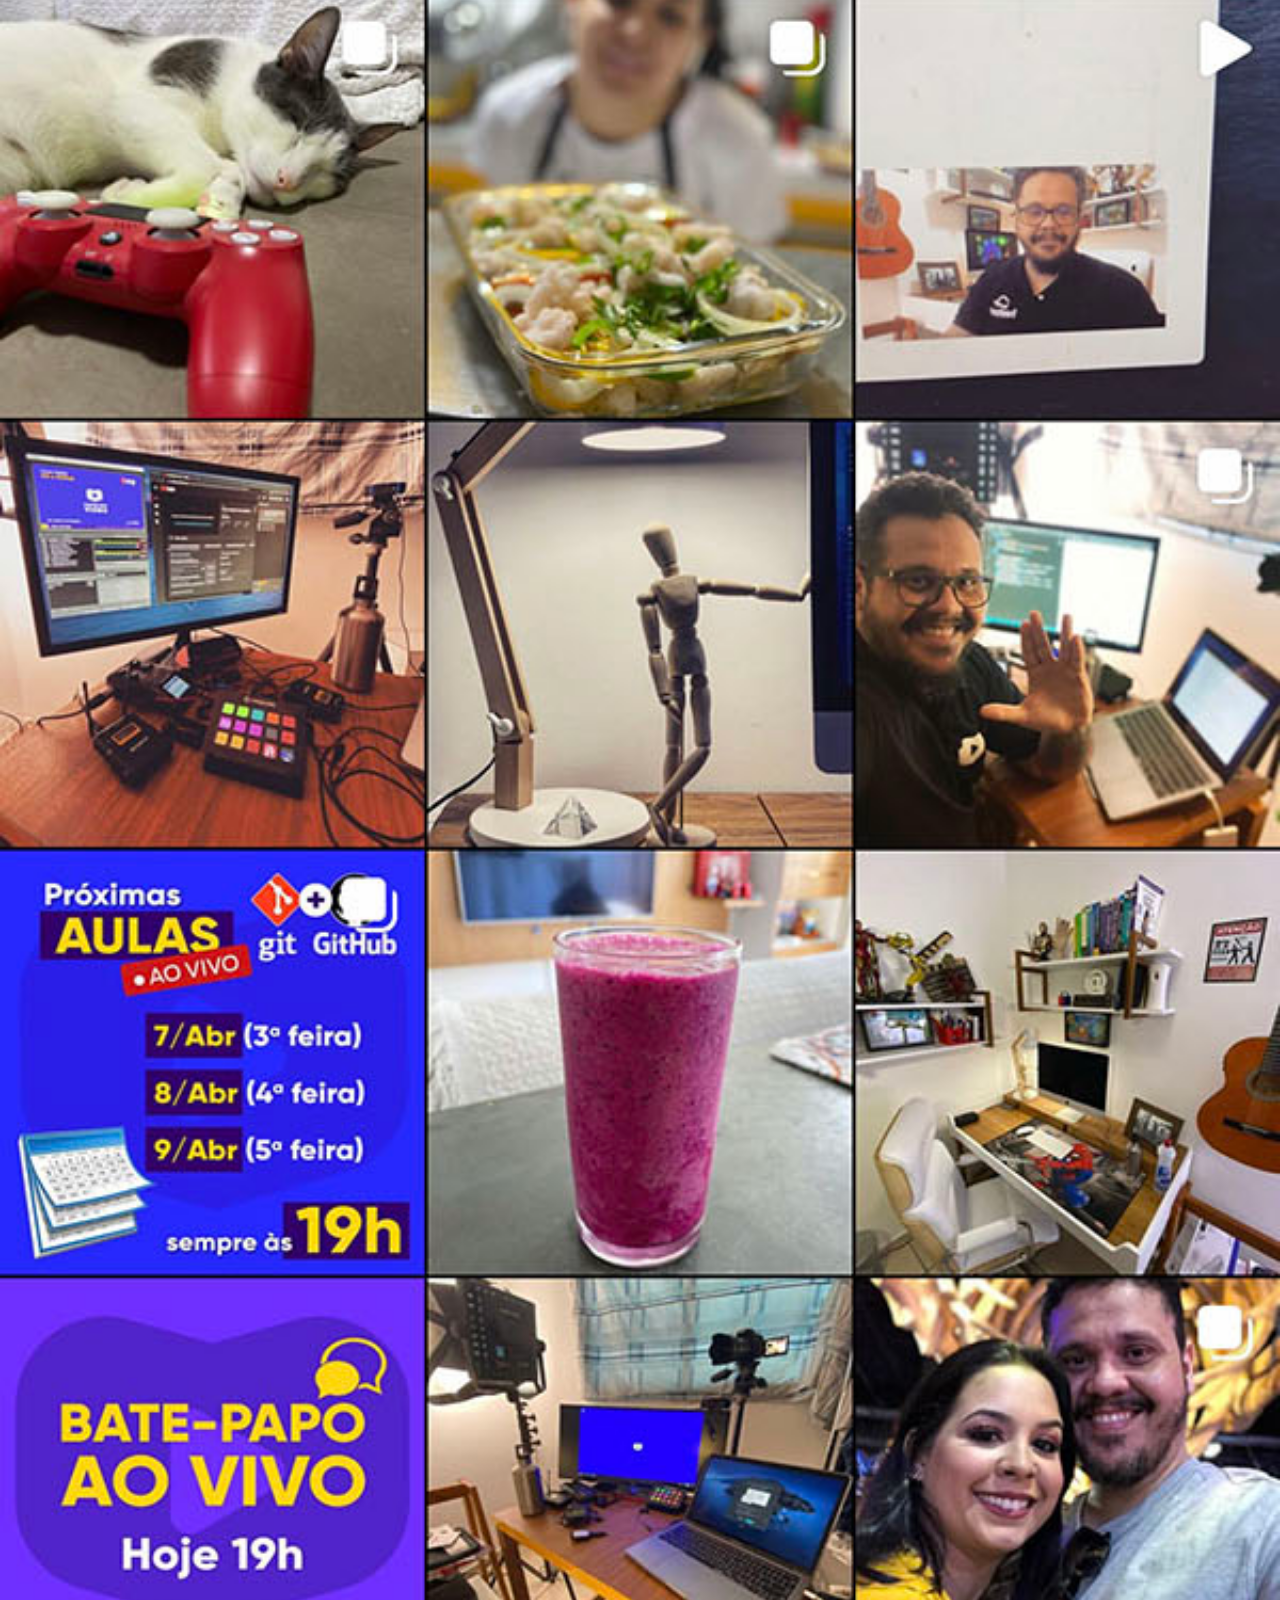
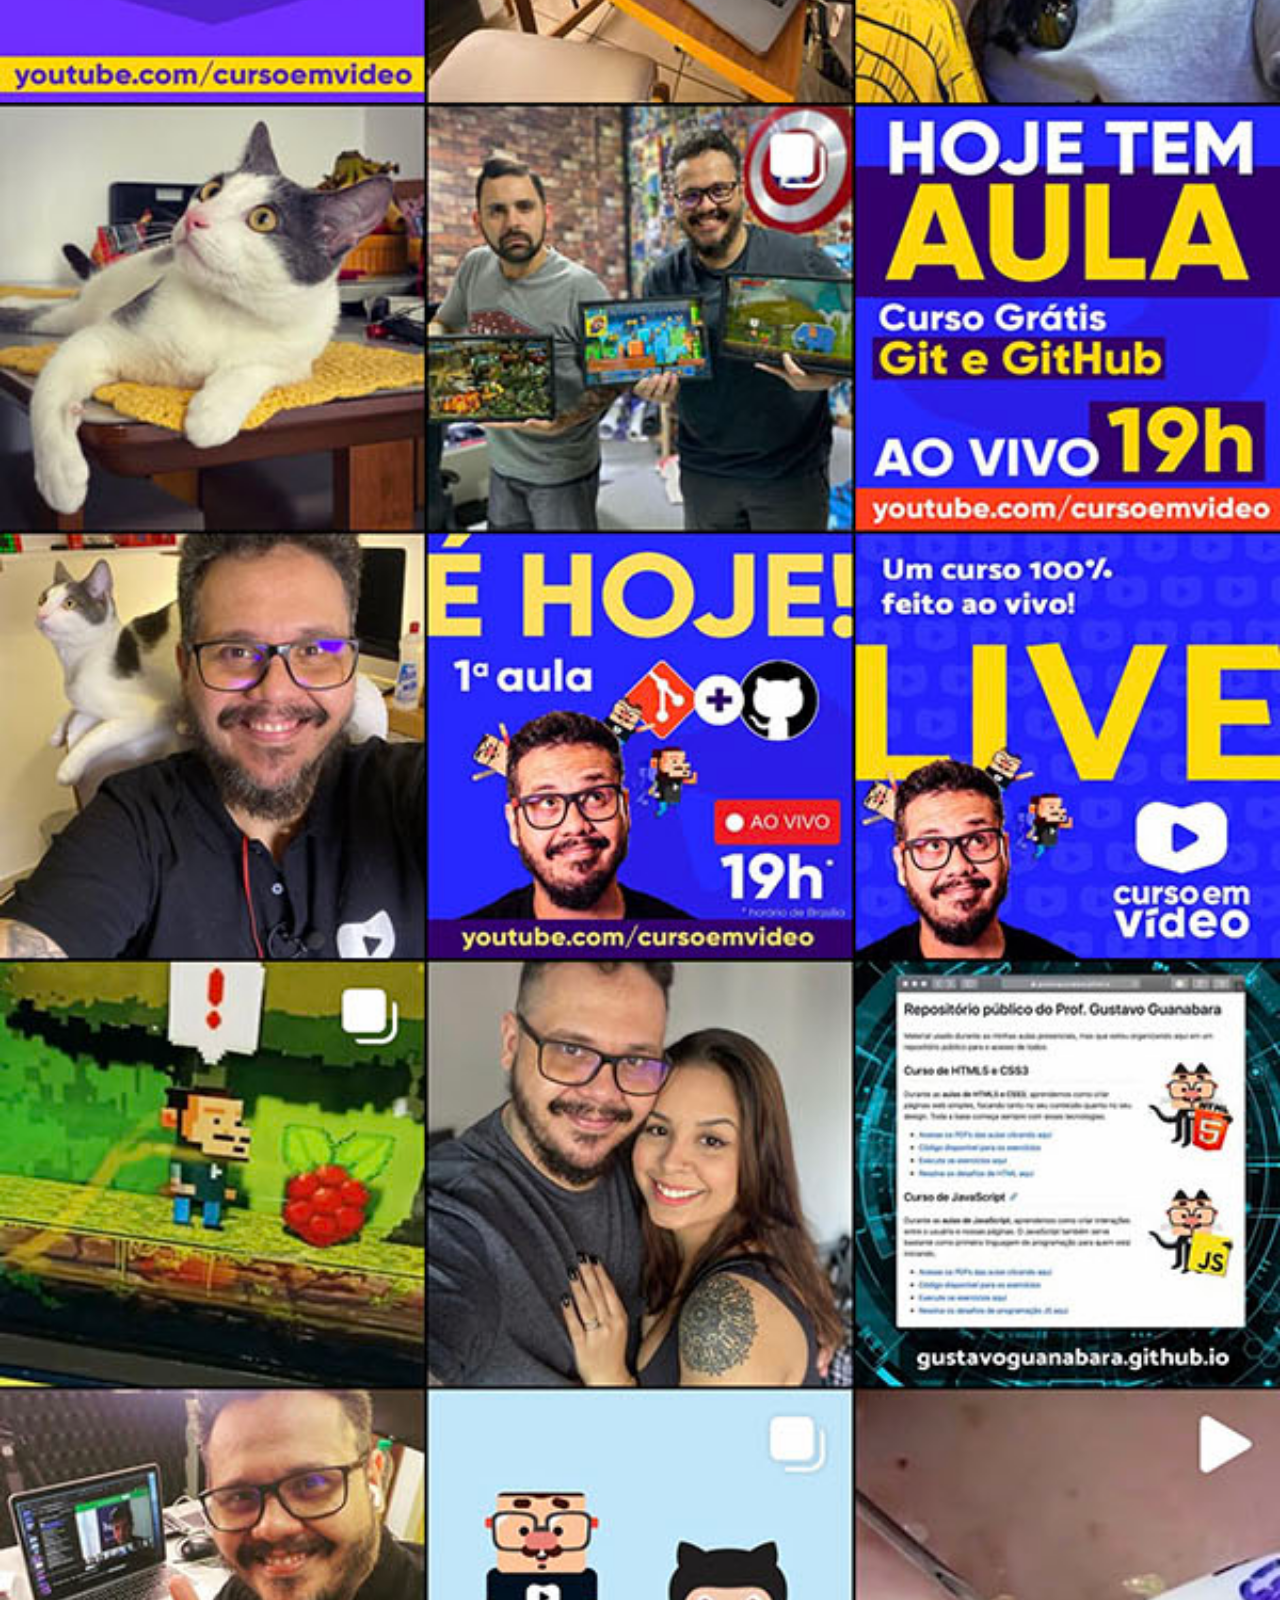
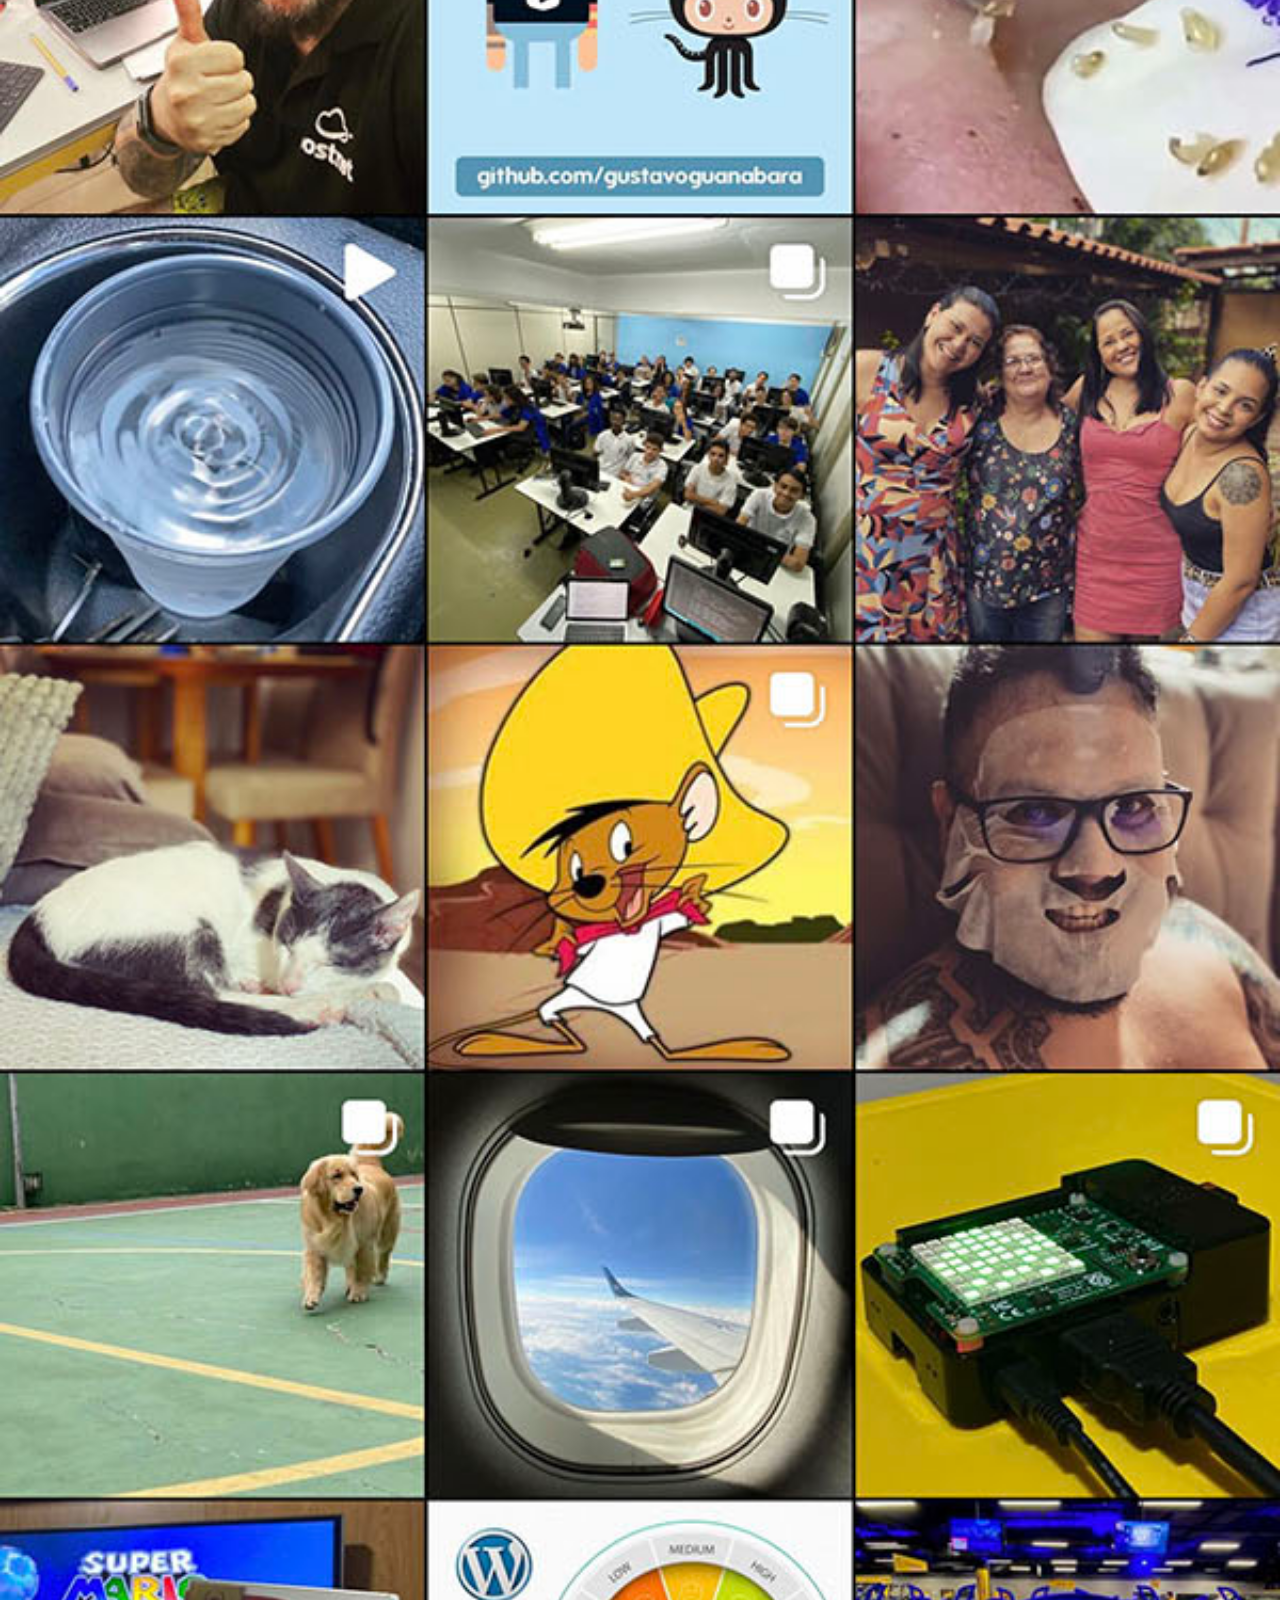
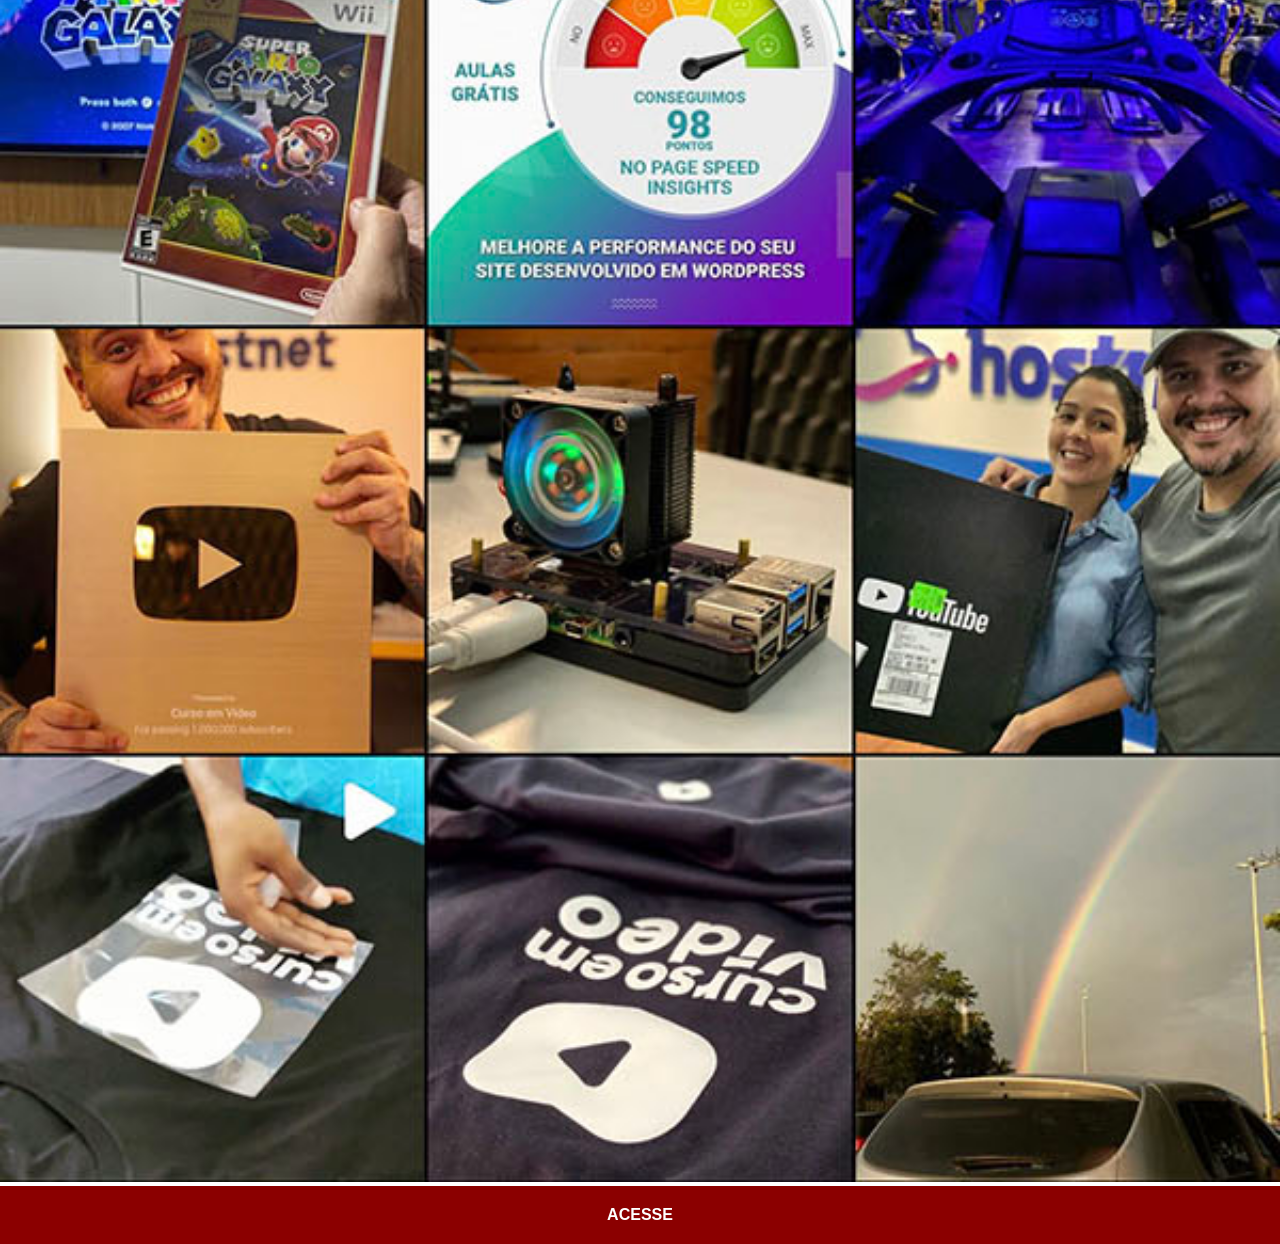
<file: intagram.html>
<!DOCTYPE html>
<html lang="pt-br">
<head>
    <meta charset="UTF-8">
    <meta name="viewport" content="width=device-width, initial-scale=1.0">
    <title>Github</title>
    <link rel="stylesheet" href="estilos/social.css">
</head>
<body>
    <img src="imagens/tela-instagram.jpg" alt="Github">
    <a href="https://www.instagram.com/gustavoguanabara/" target="_blank">ACESSE</a>
</body>
</html>
</file>
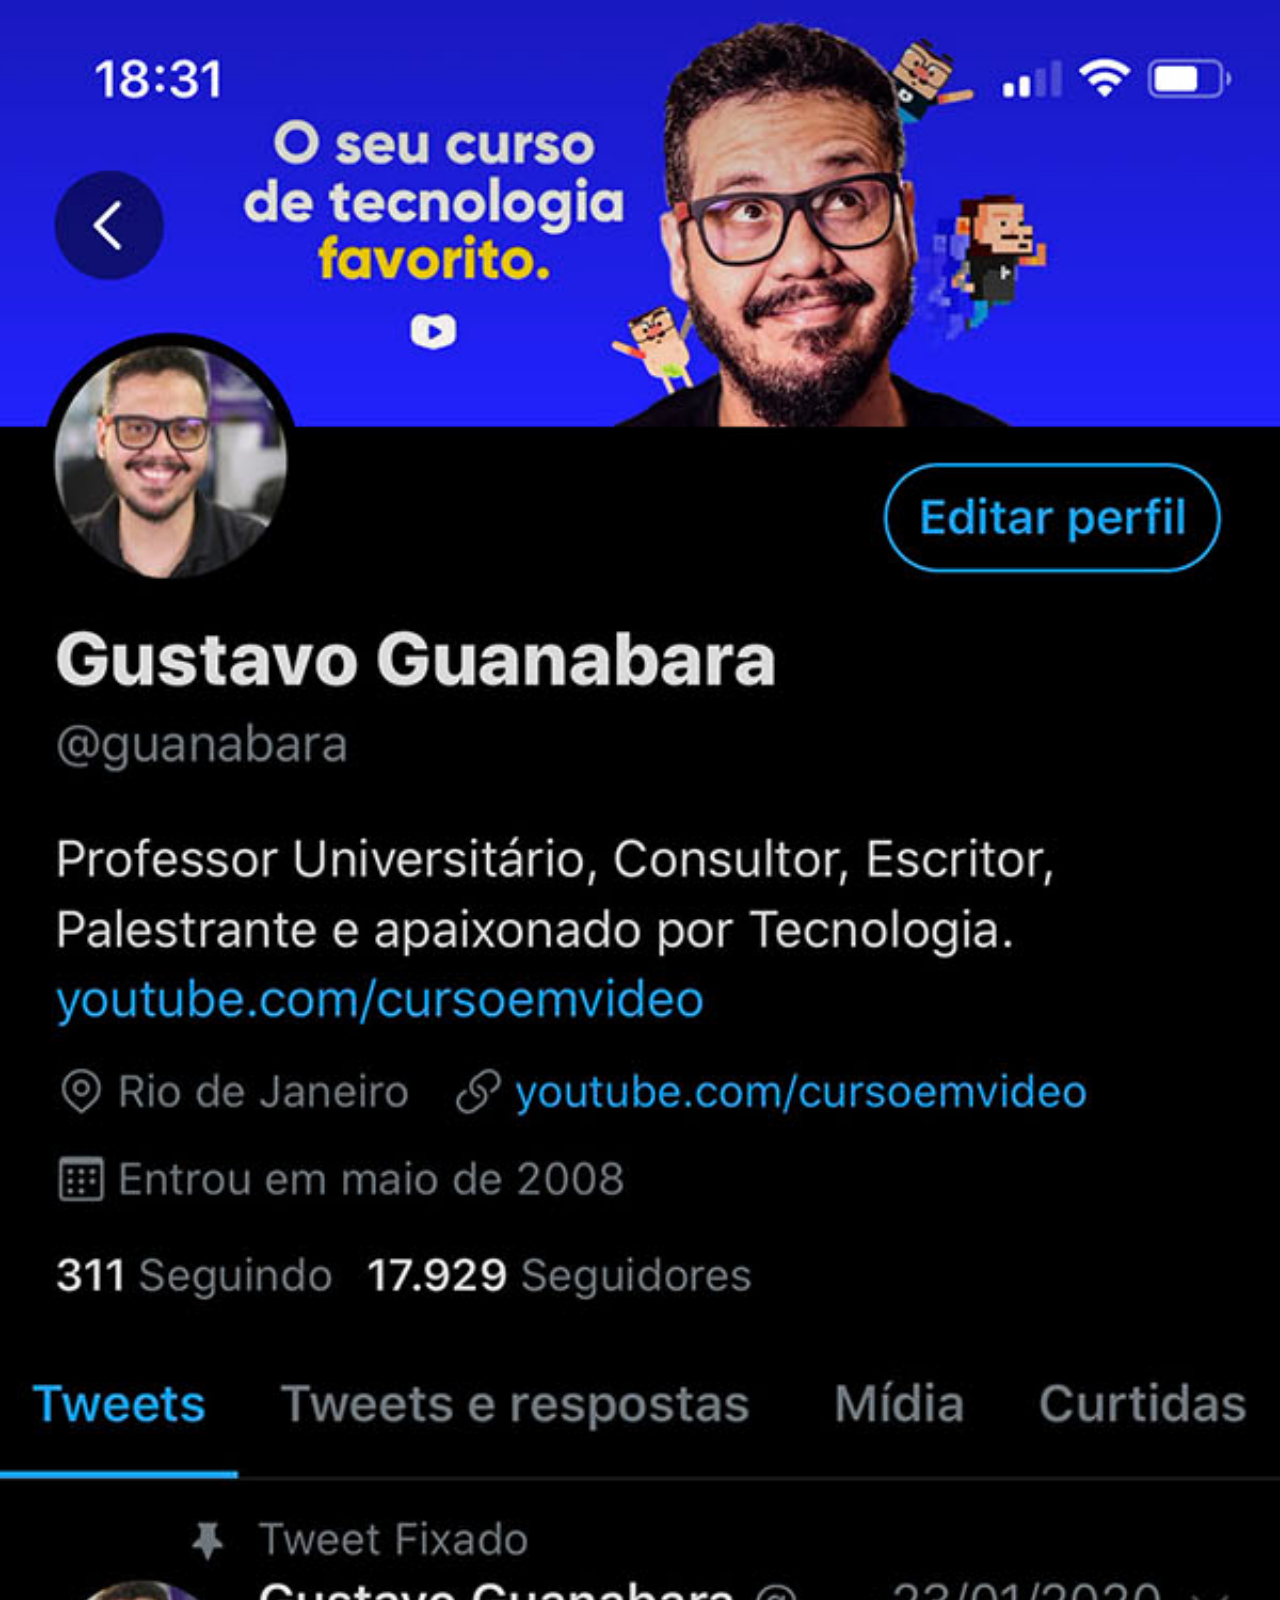
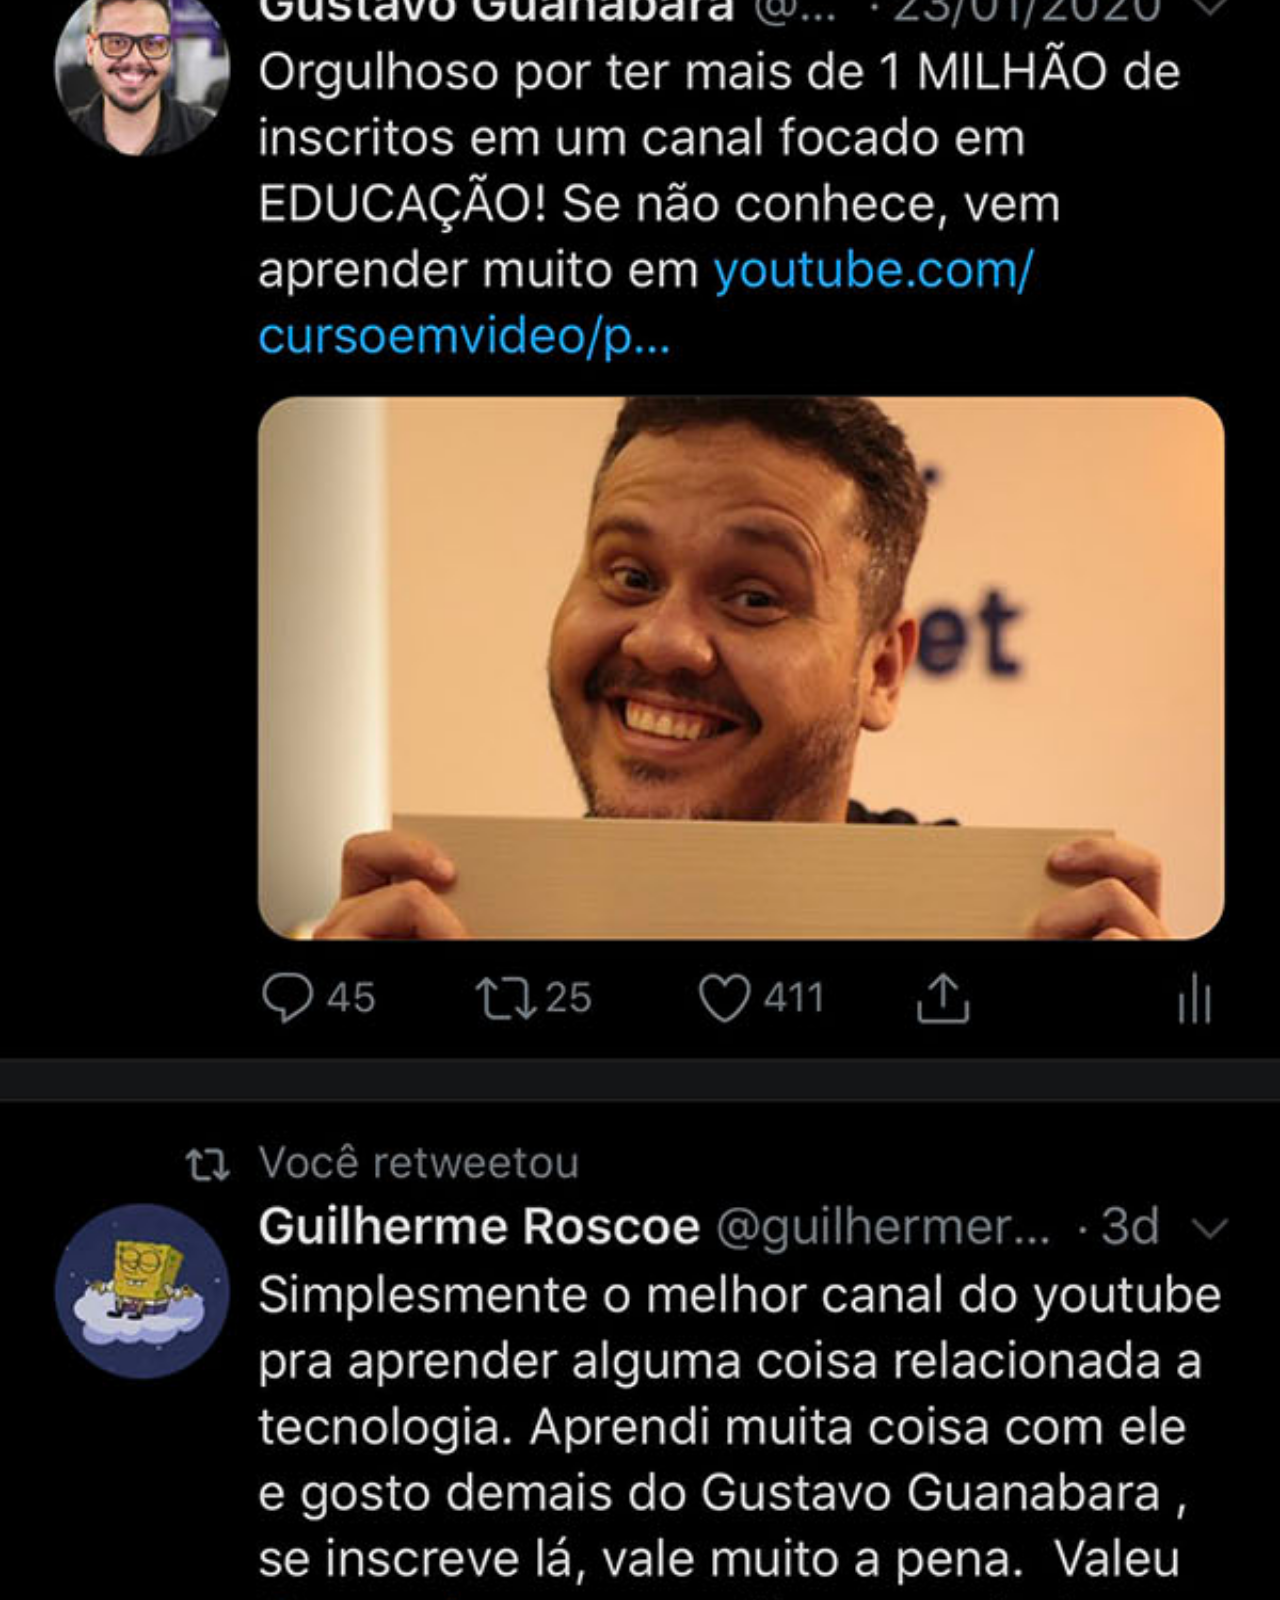
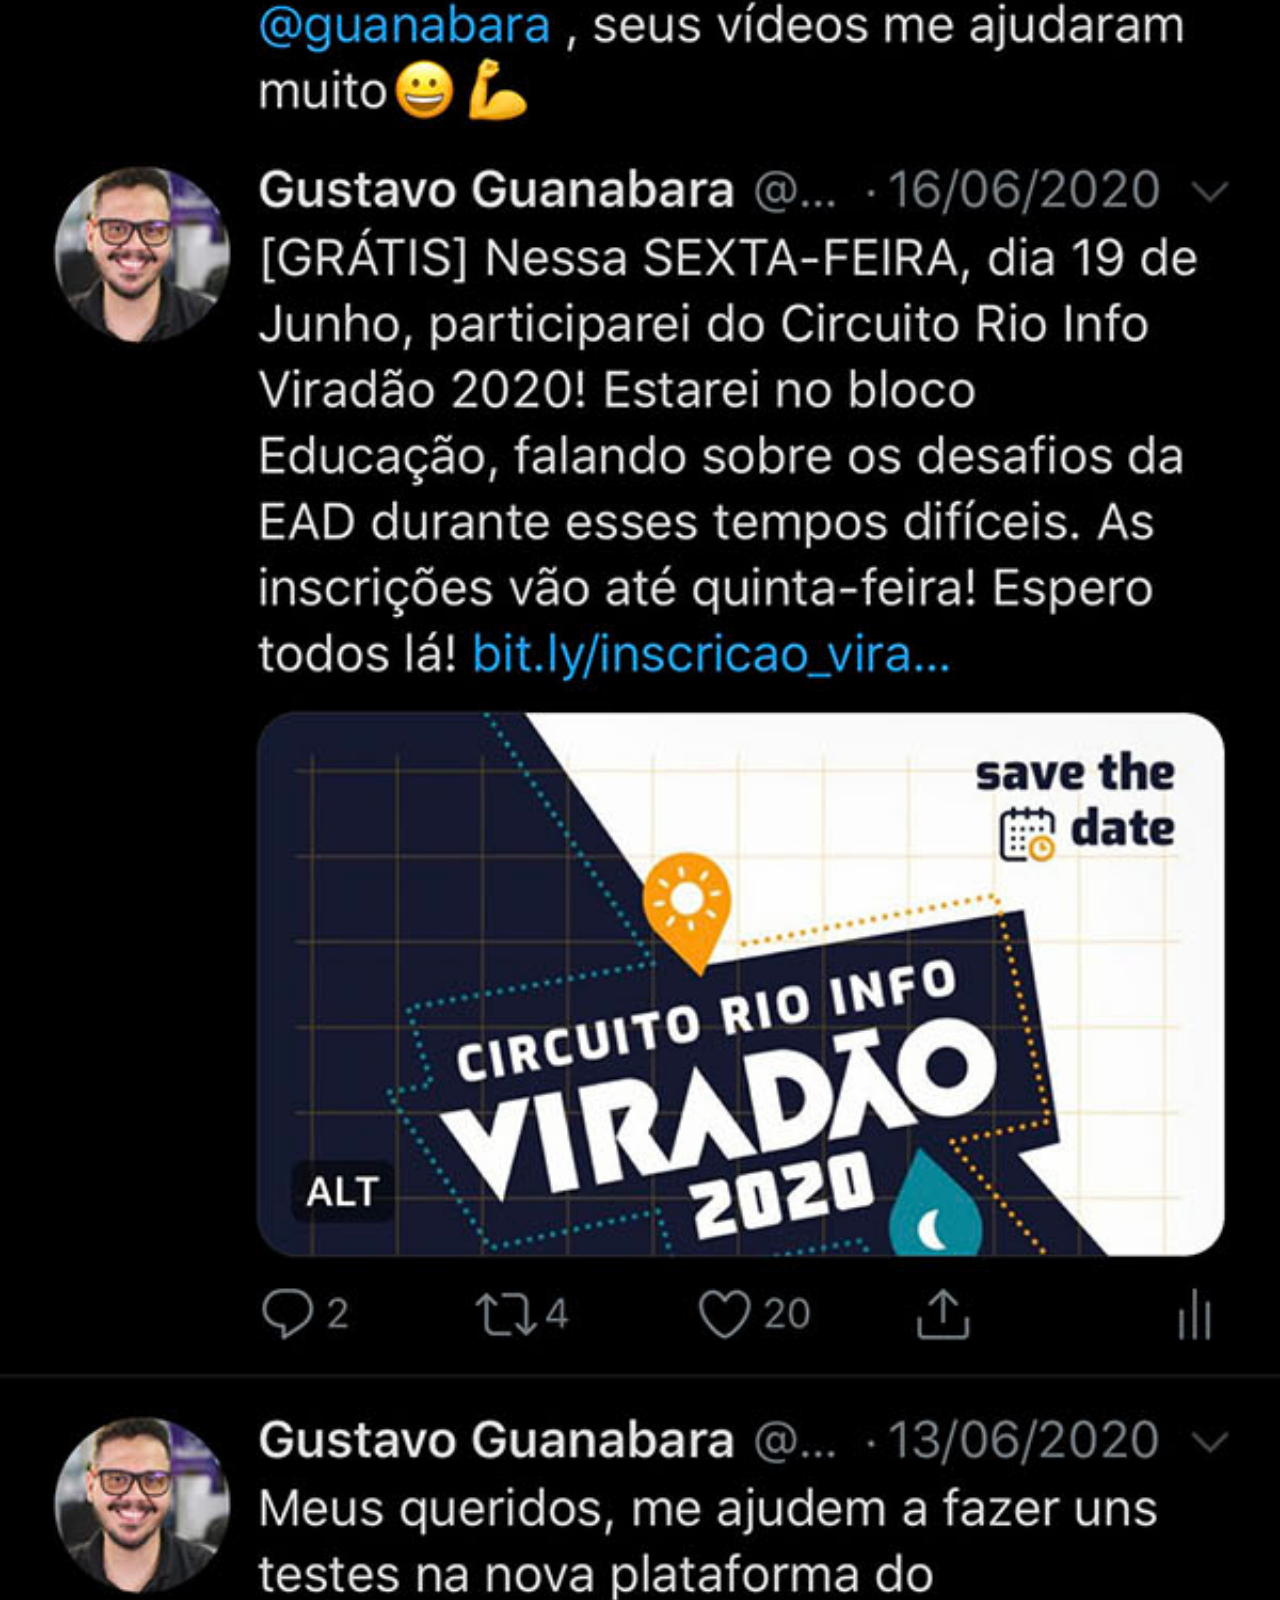
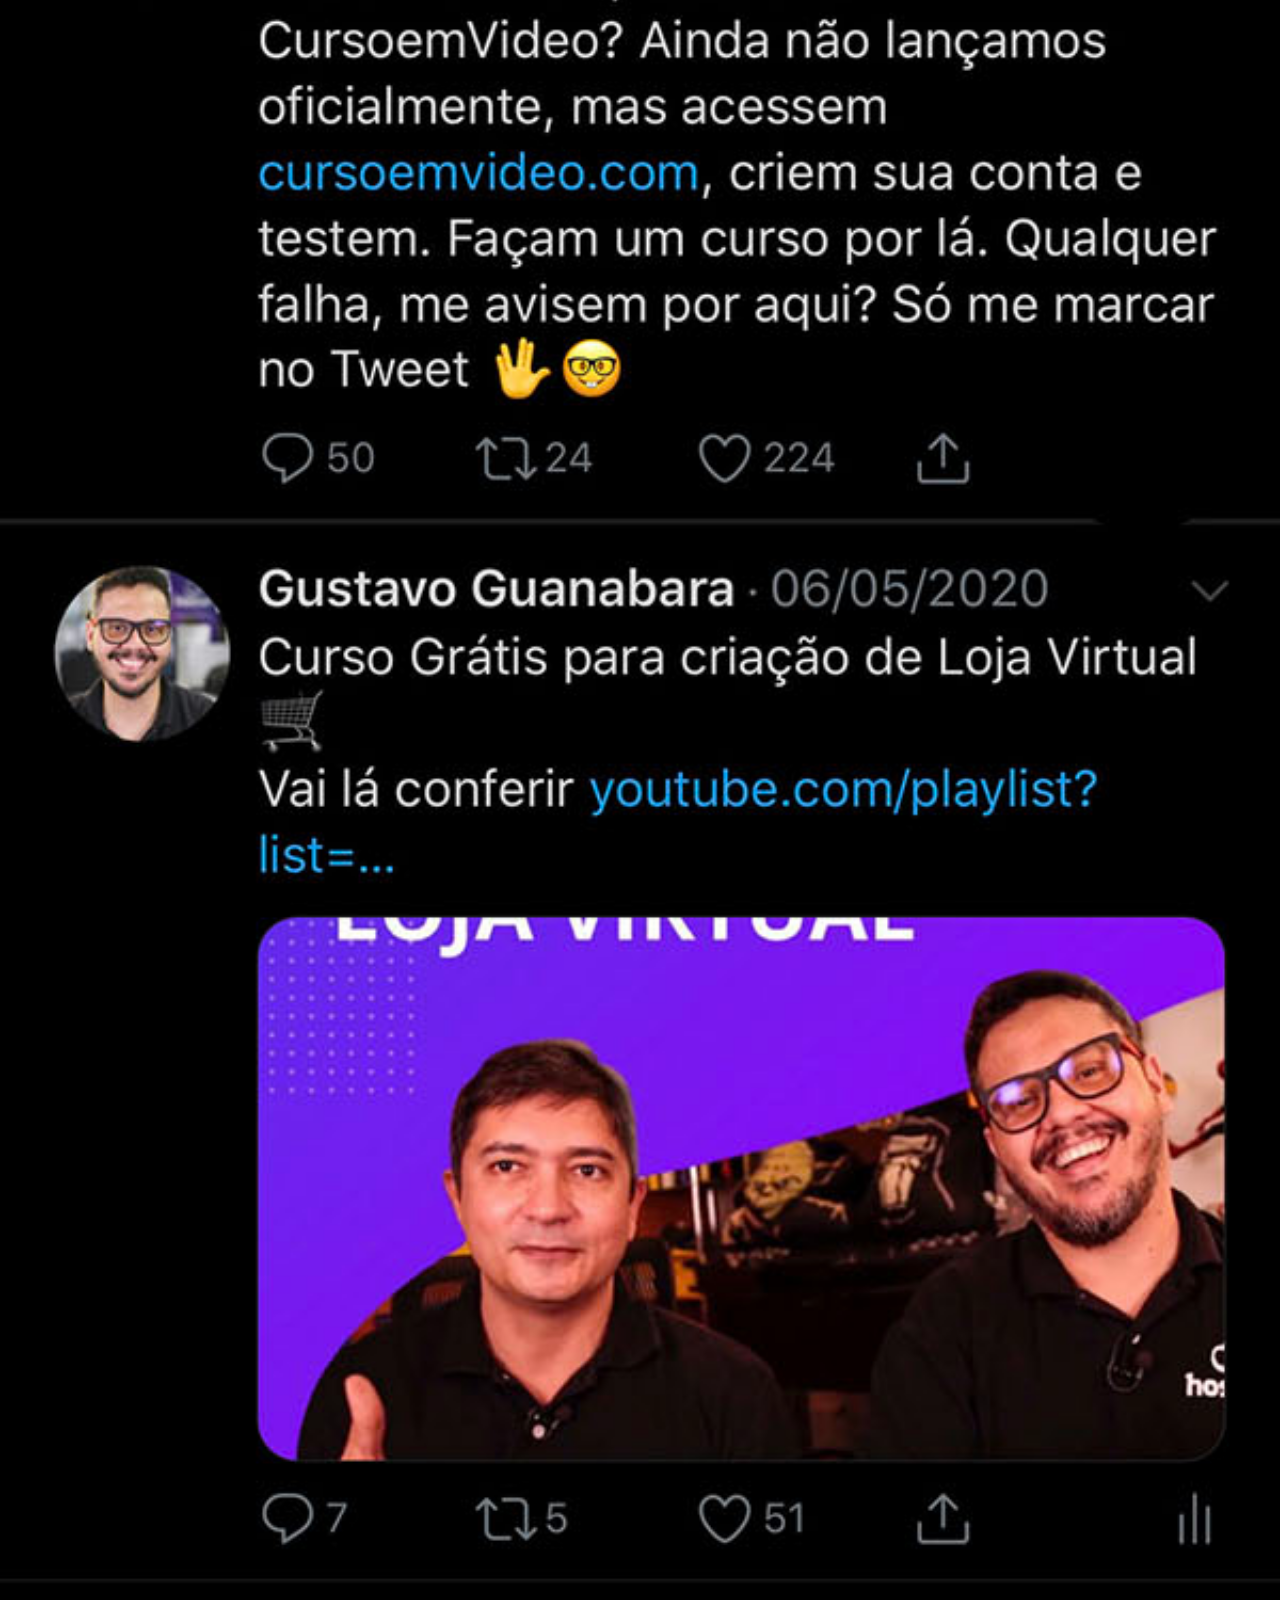
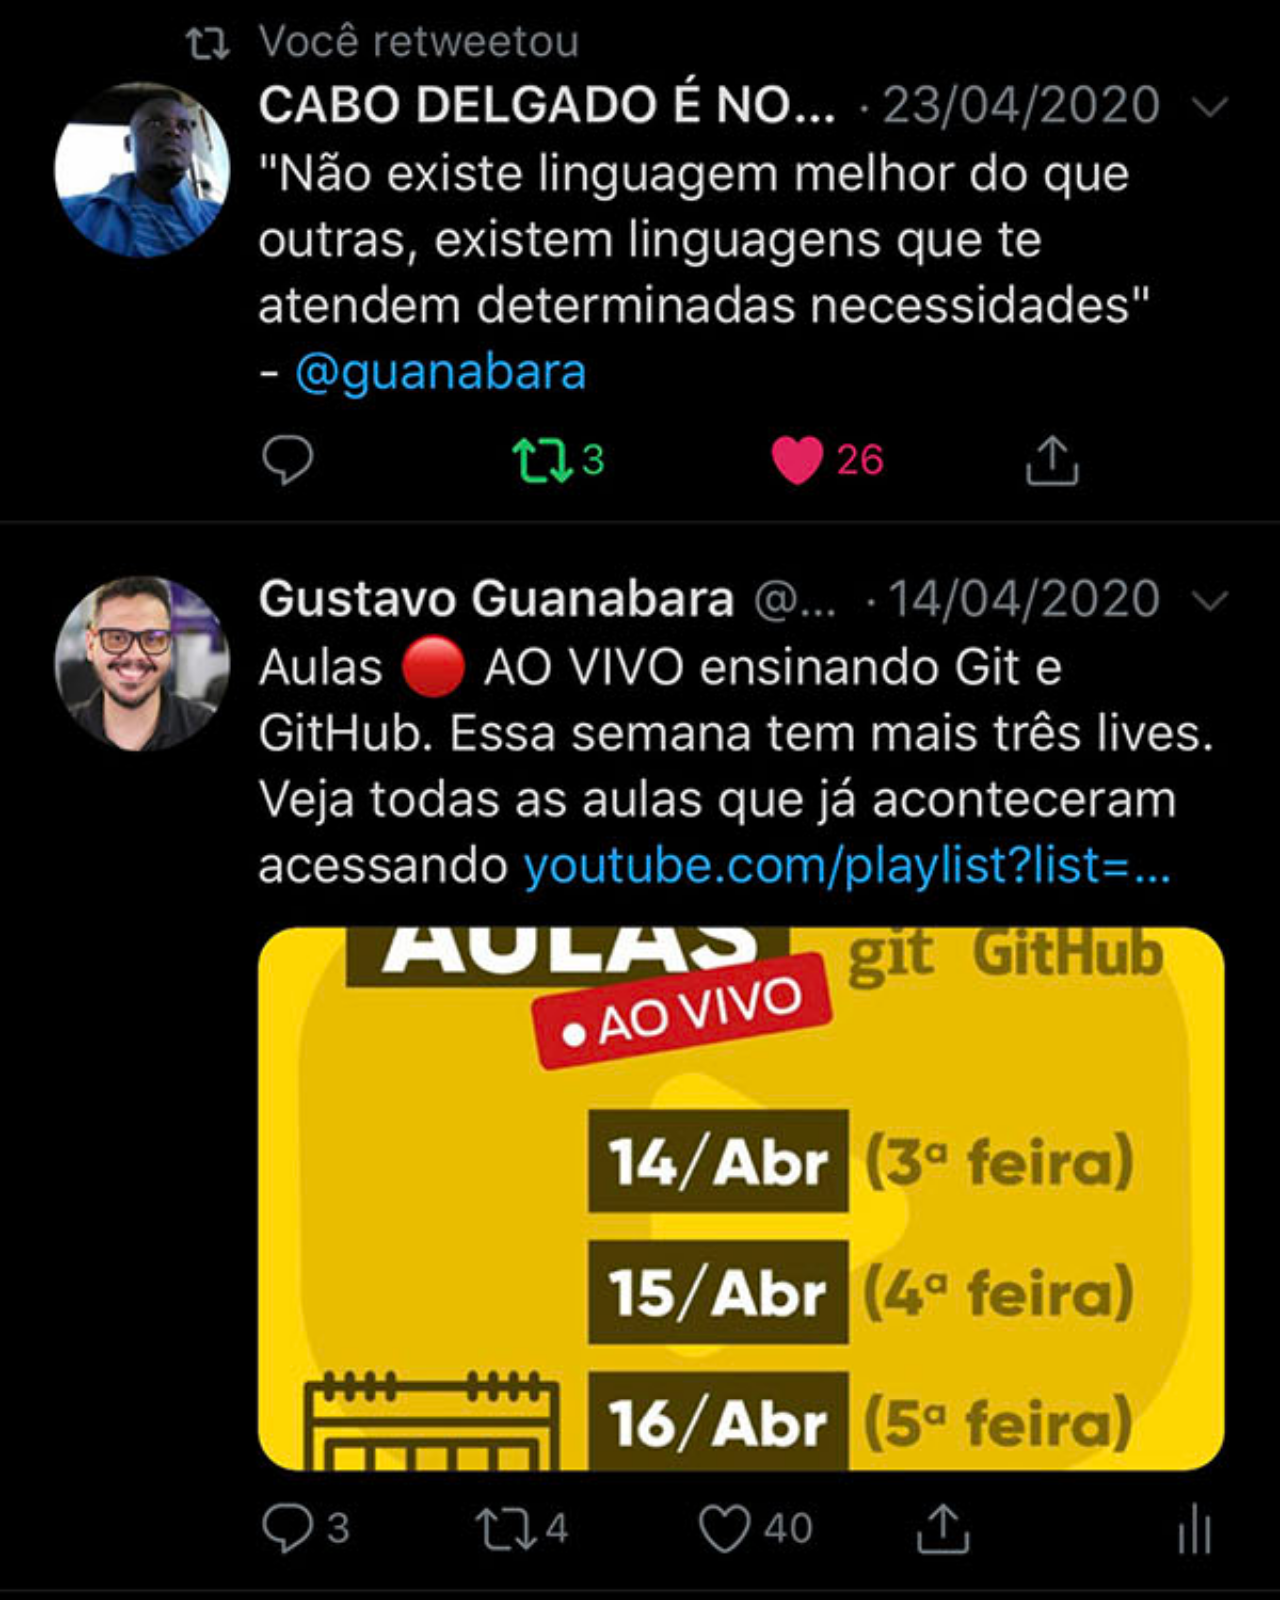
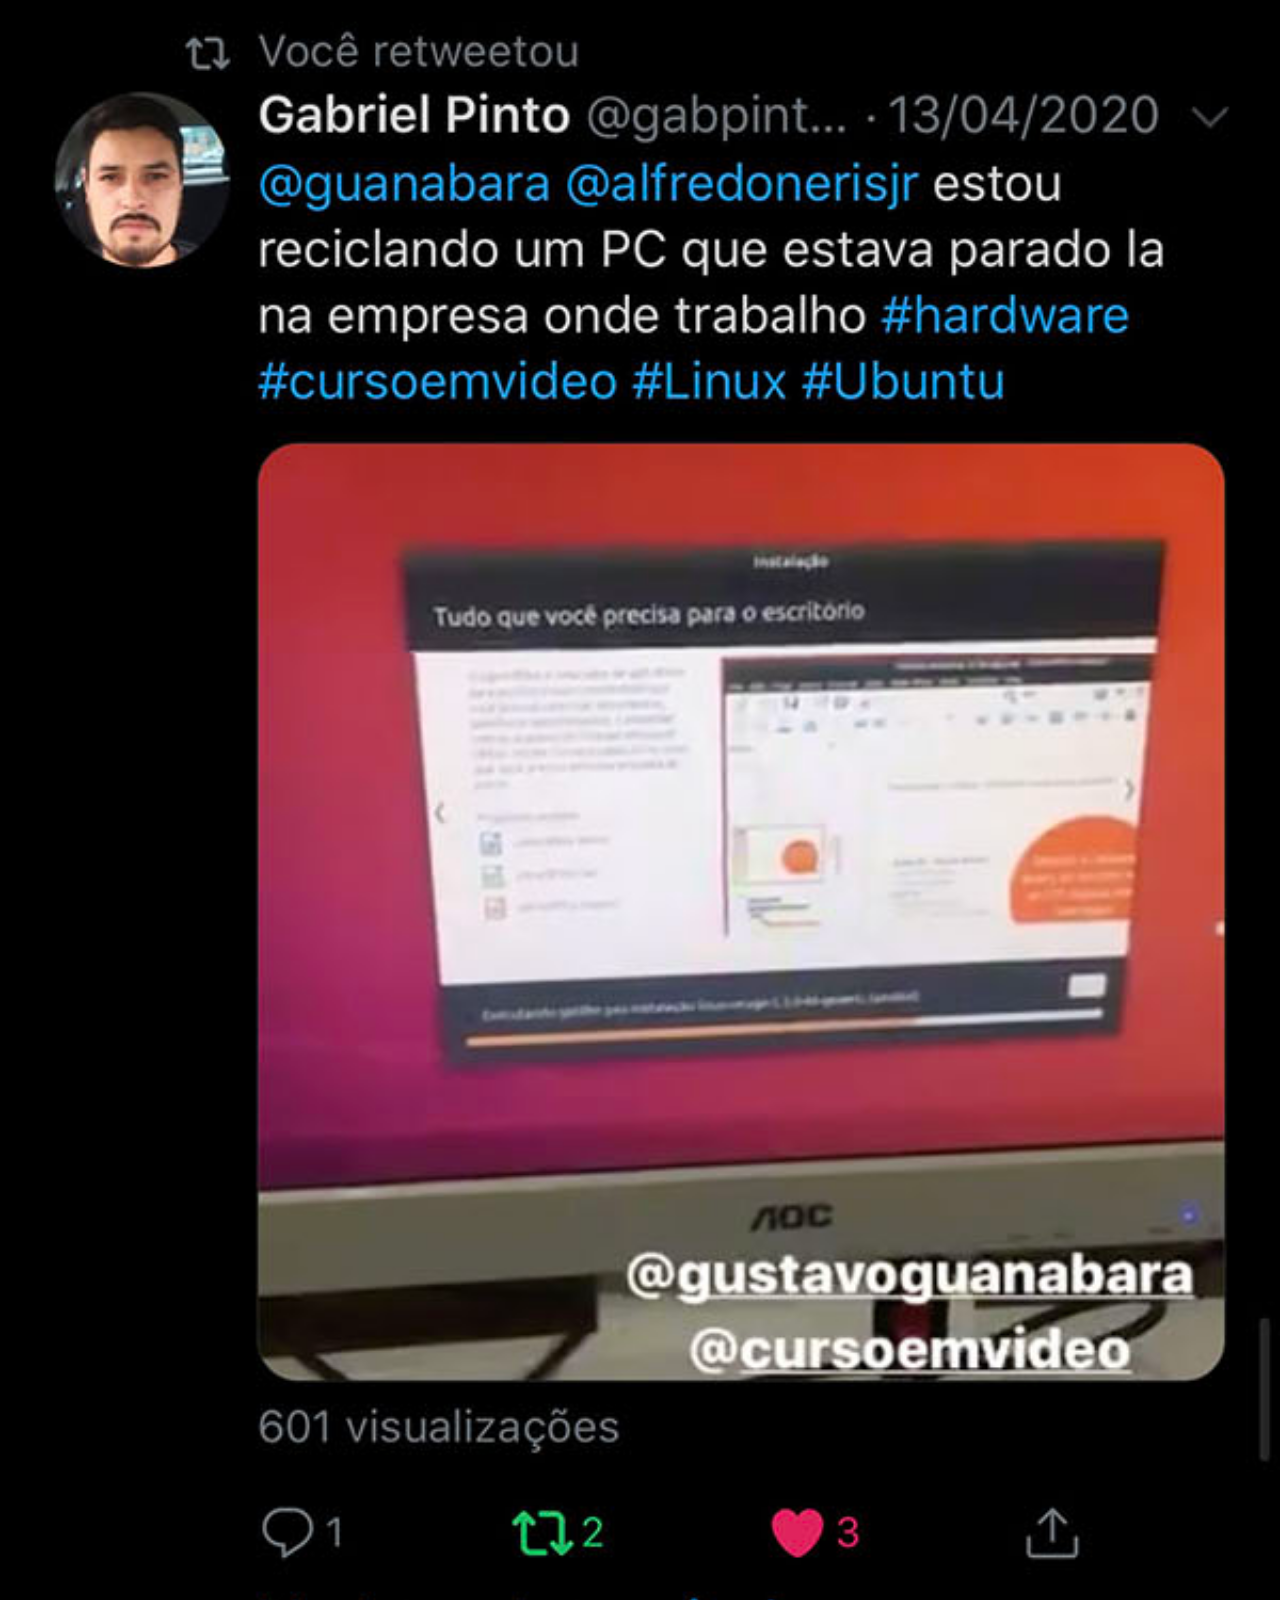
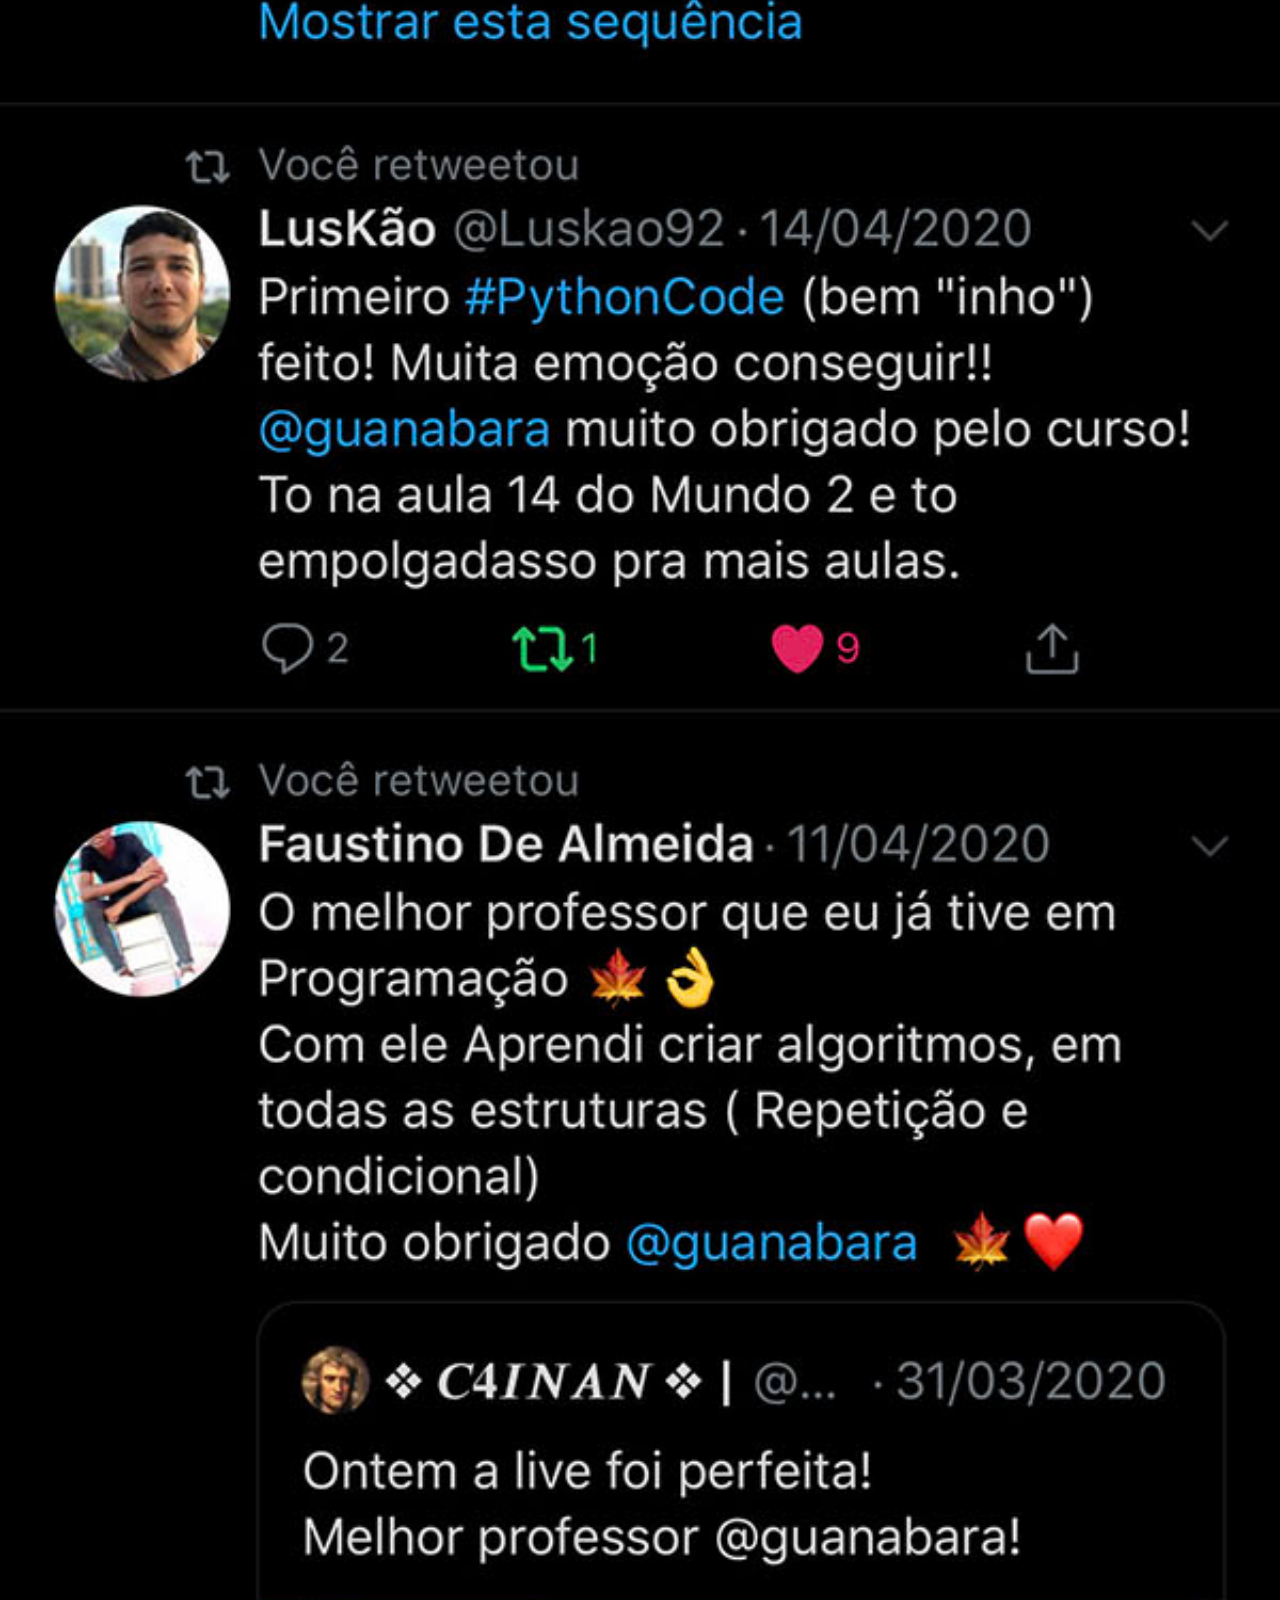
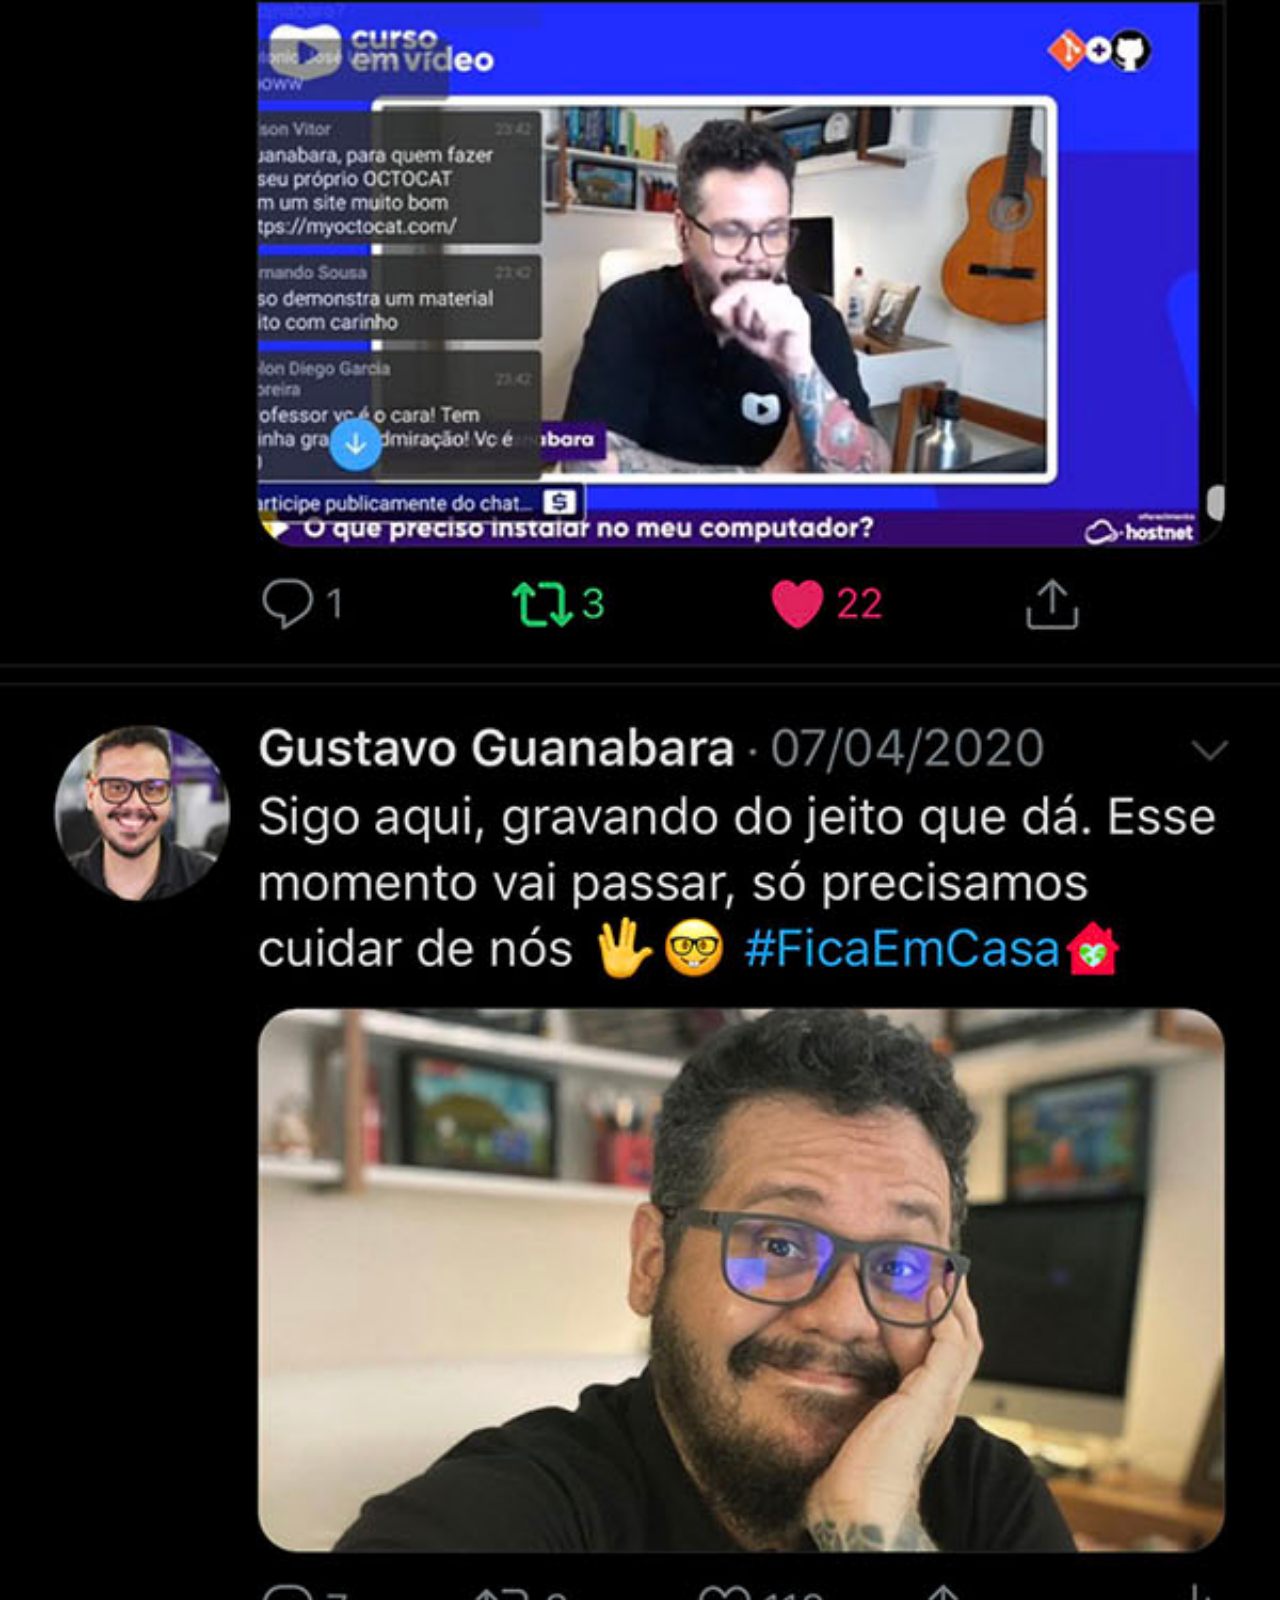
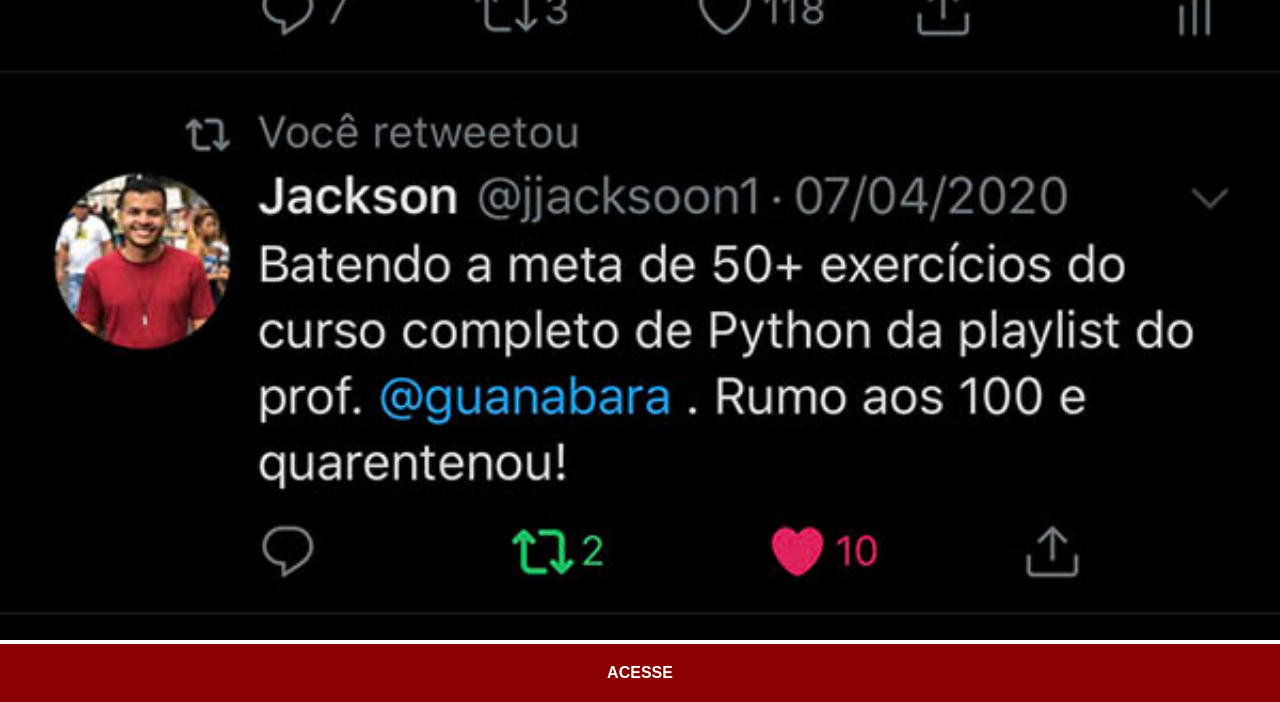
<file: twitter.html>
<!DOCTYPE html>
<html lang="pt-br">
<head>
    <meta charset="UTF-8">
    <meta name="viewport" content="width=device-width, initial-scale=1.0">
    <title>Twitter</title>
    <link rel="stylesheet" href="estilos/social.css">
</head>
<body>
    <img src="imagens/tela-twitter.jpg" alt="Github">
    <a href="https://x.com/?lang=pt" target="_blank">ACESSE</a>
</body>
</html>
</file>
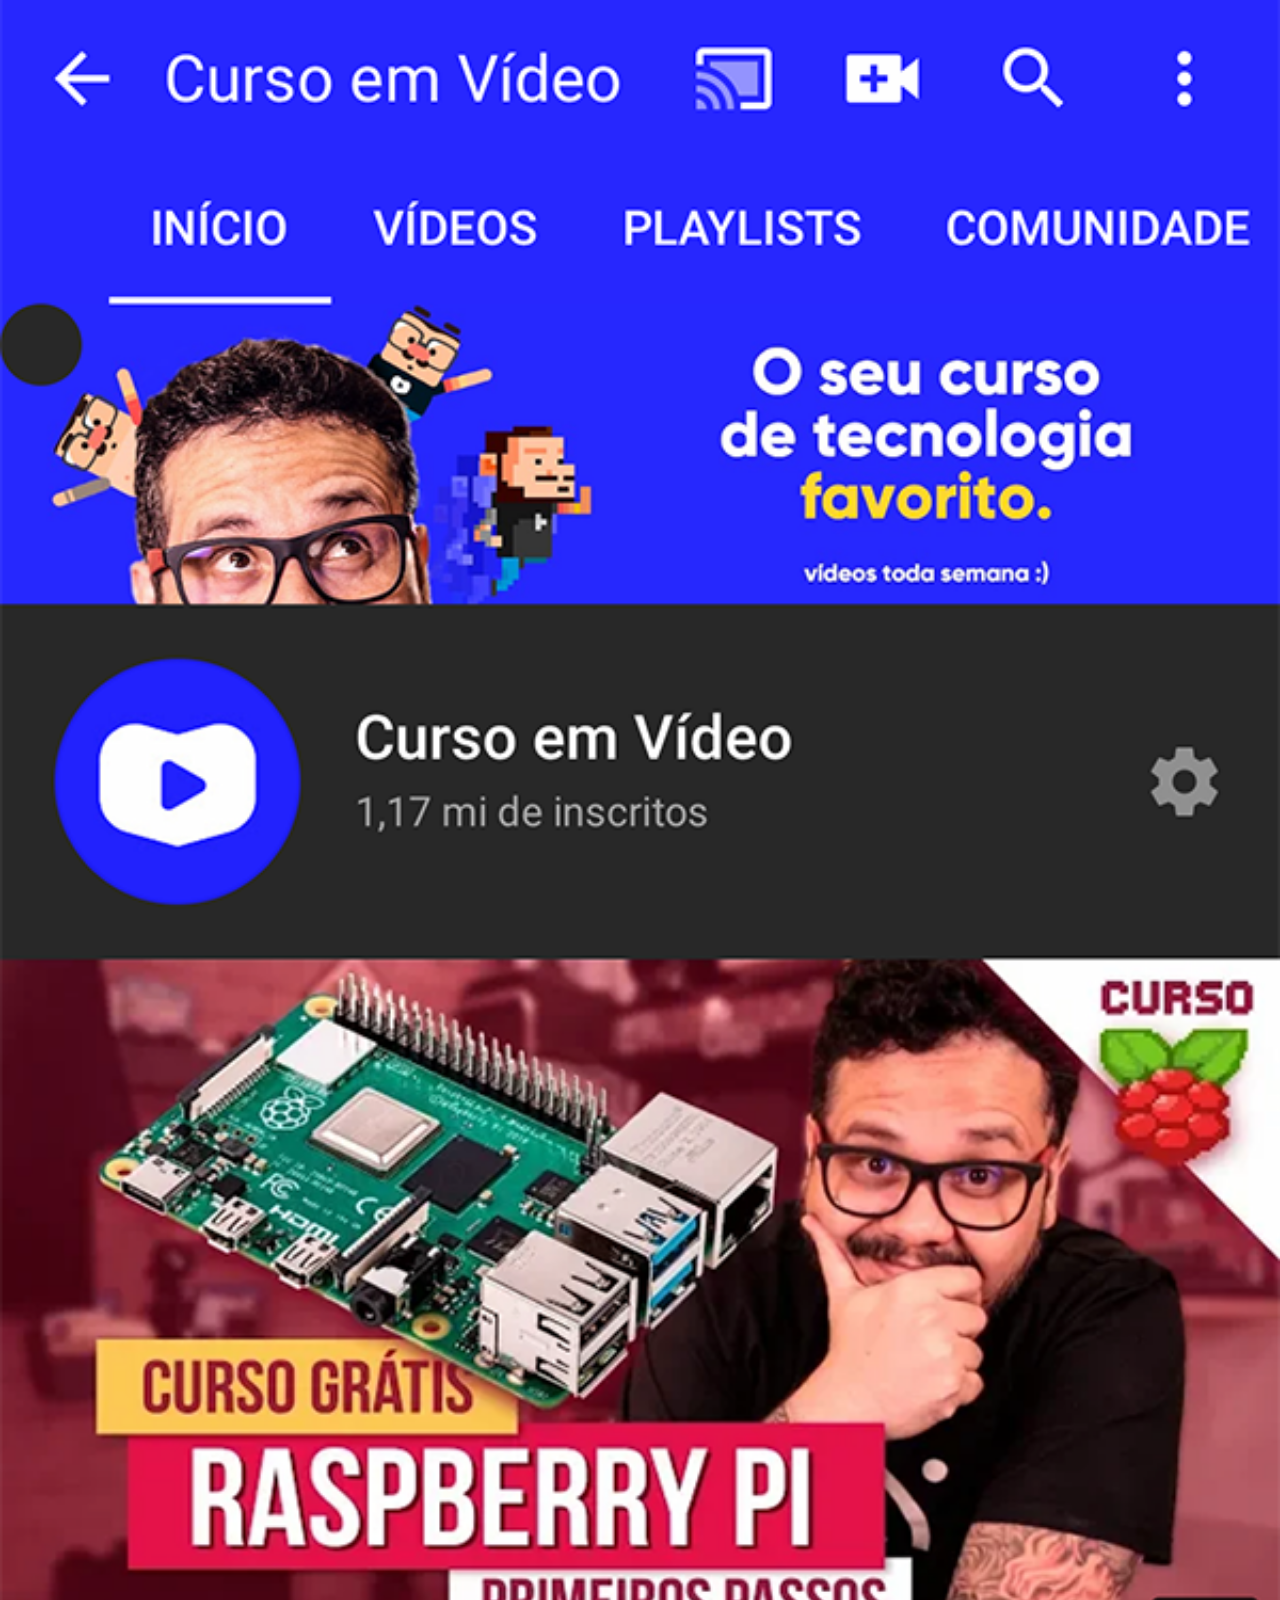
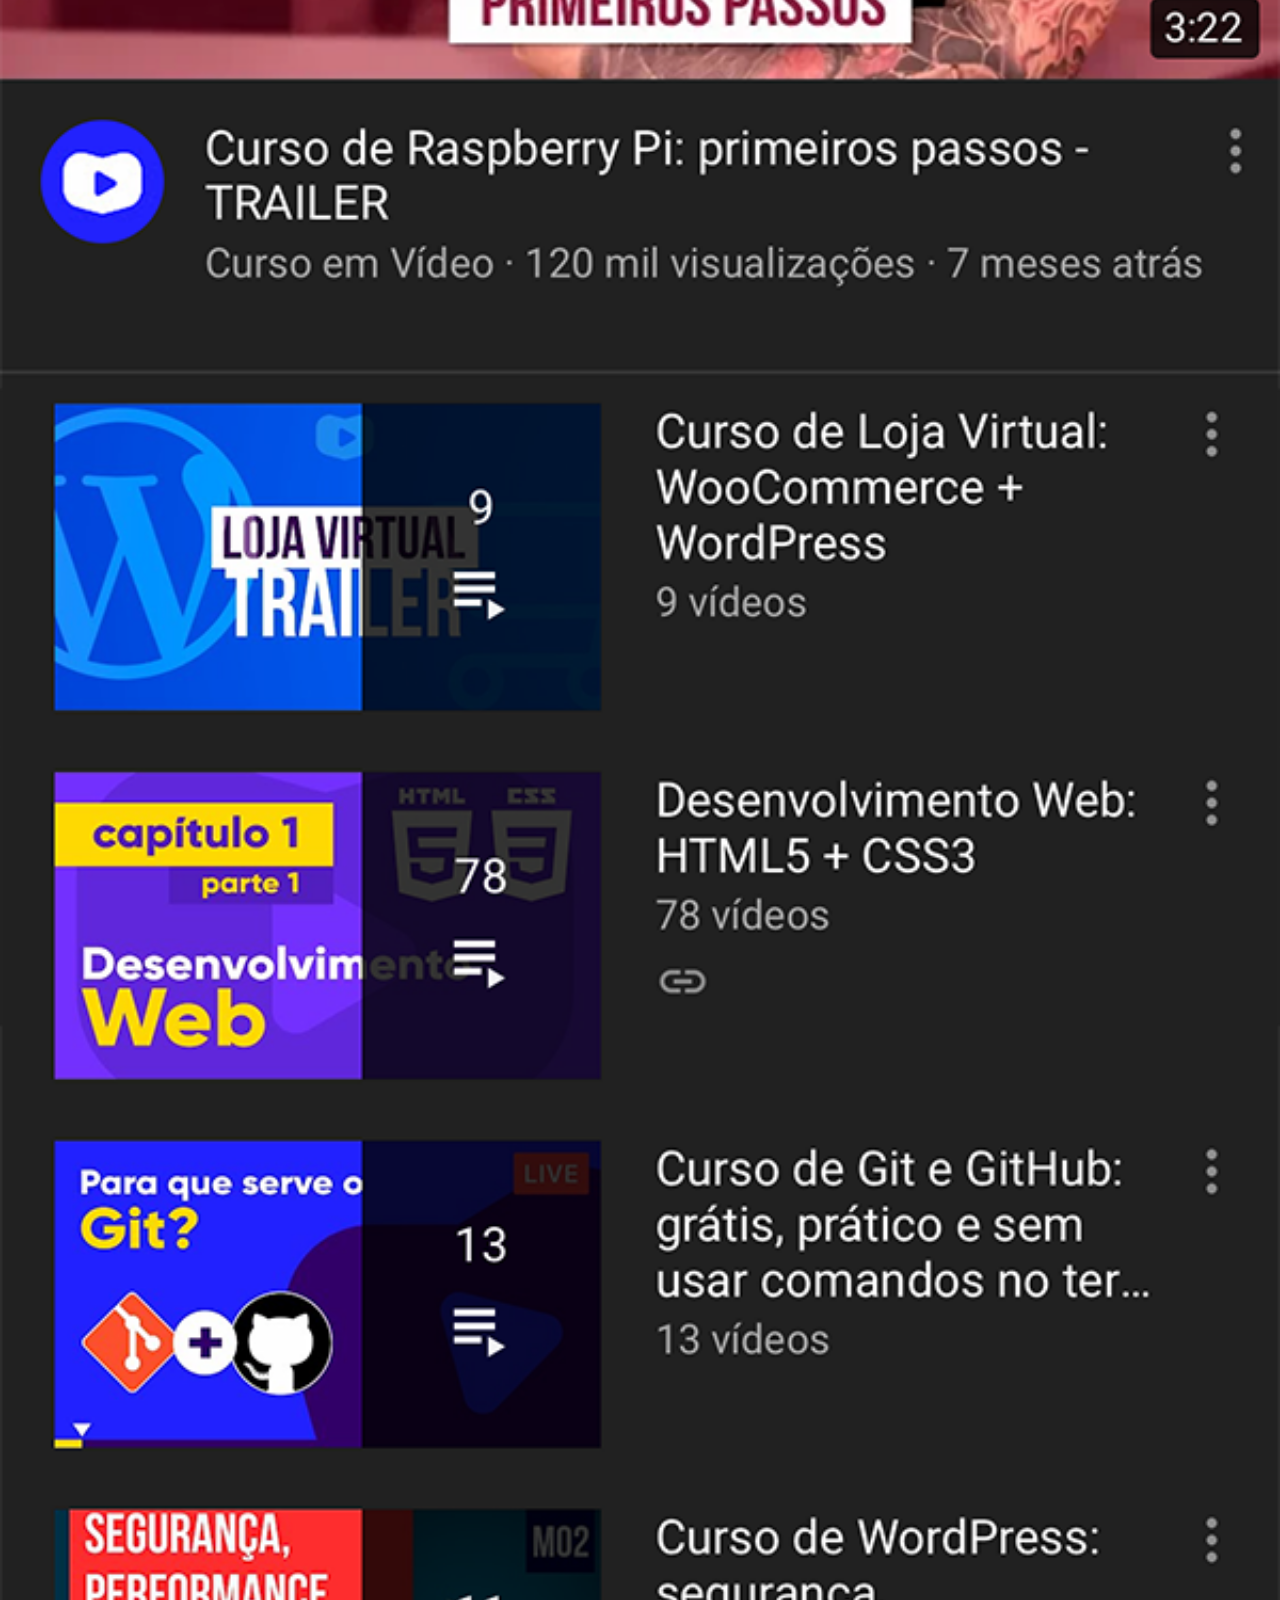
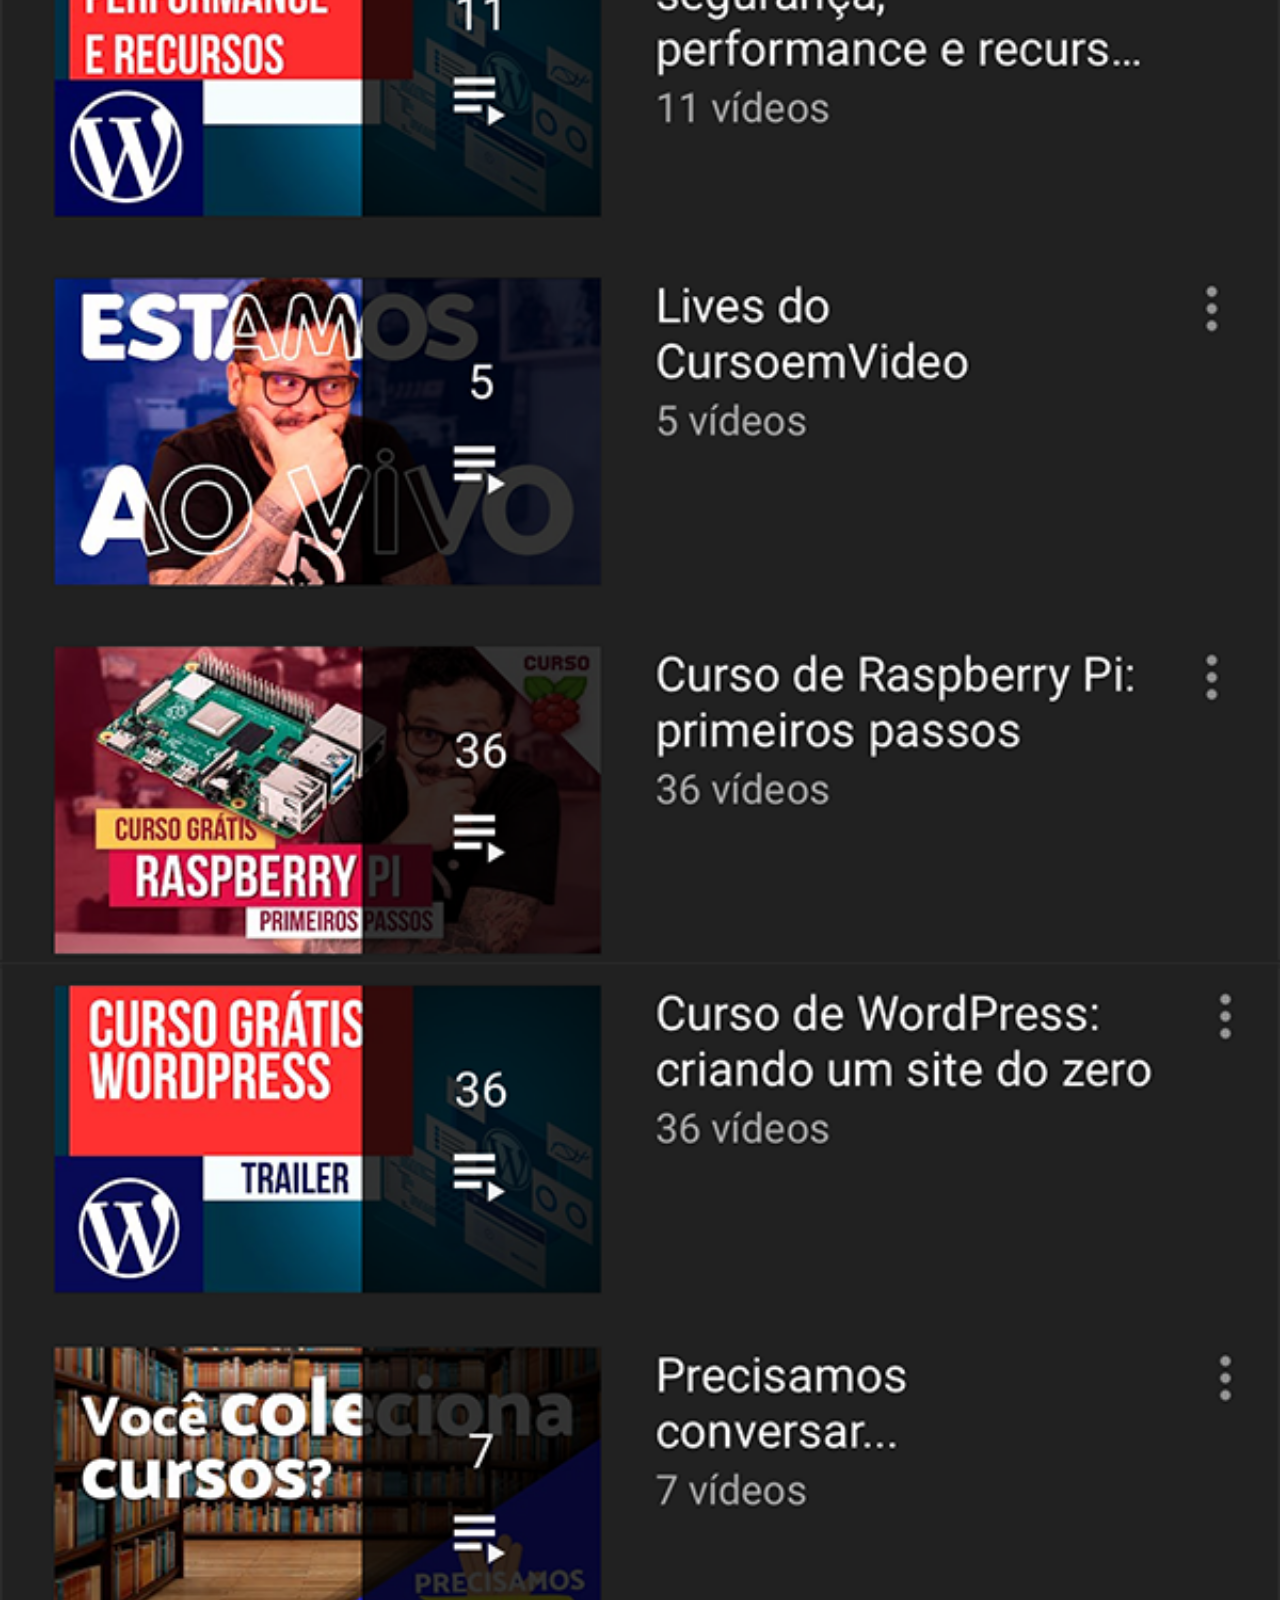
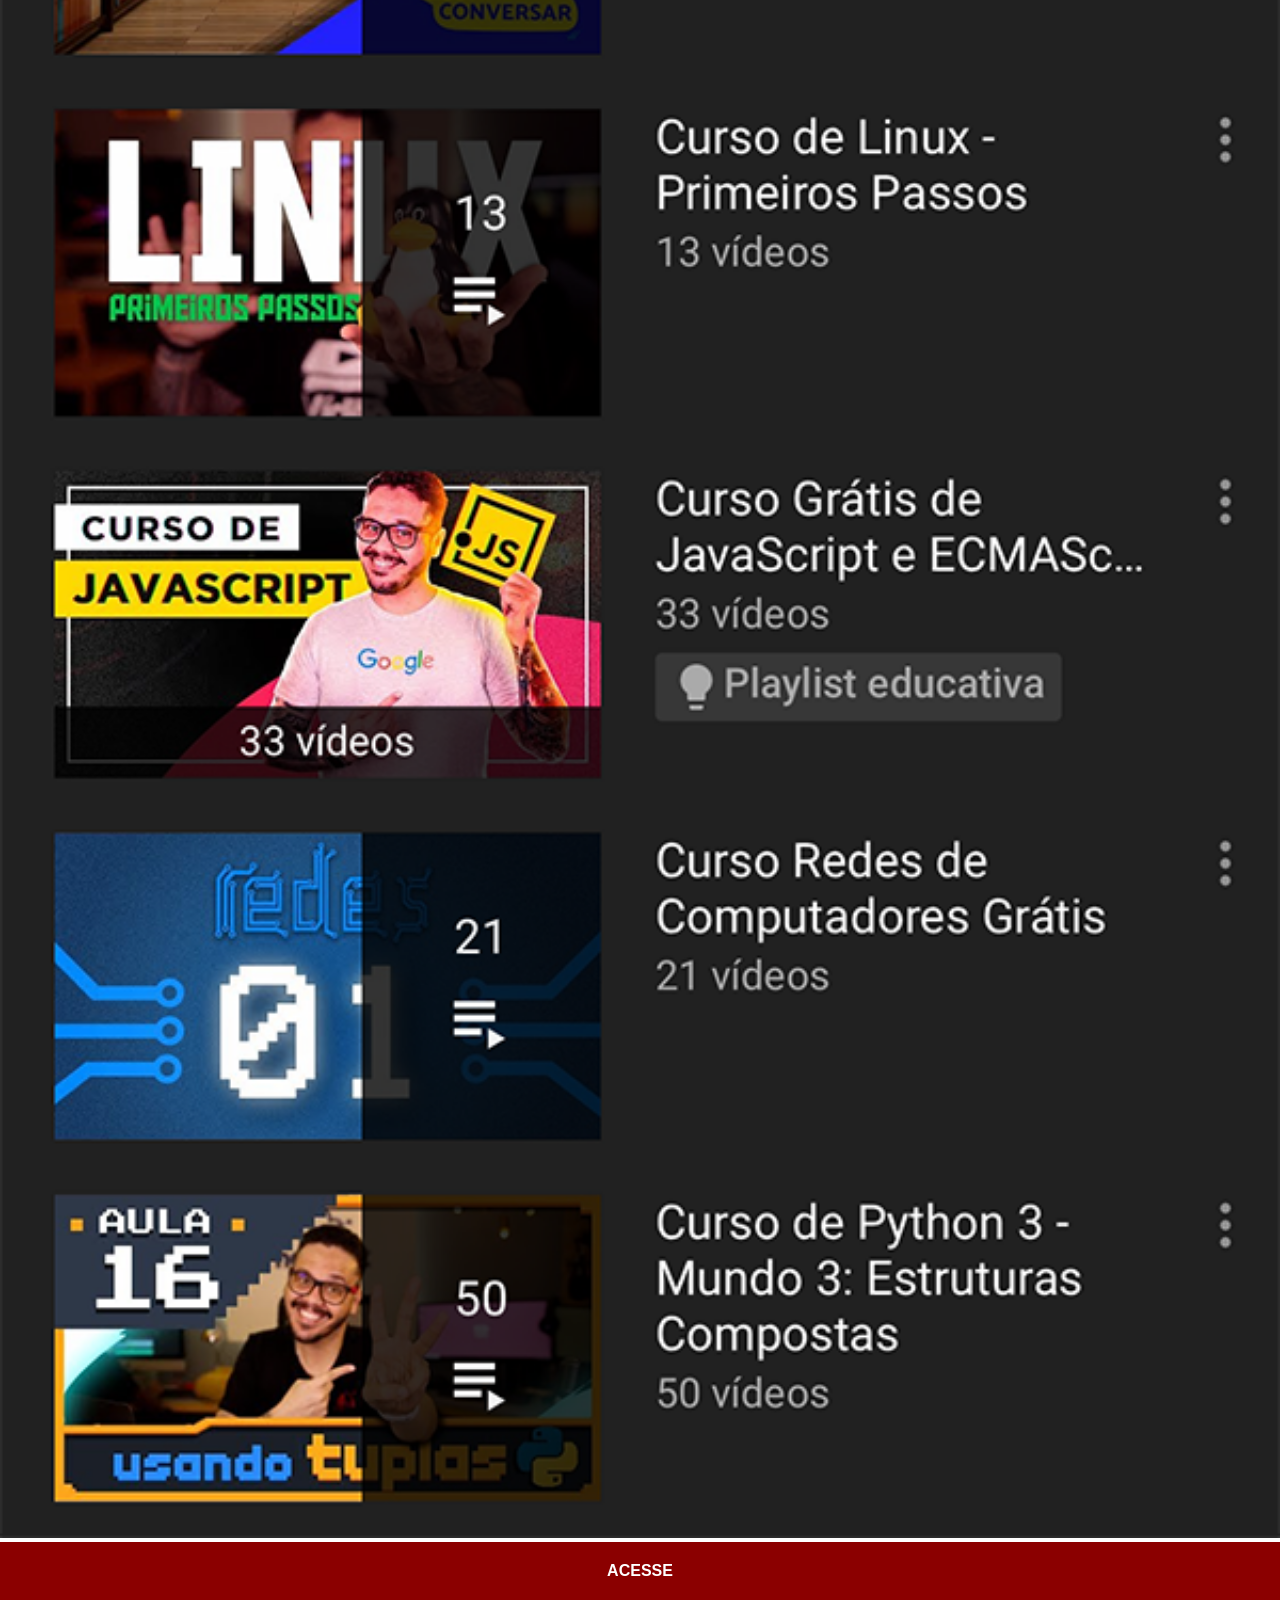
<file: youtube.html>
<!DOCTYPE html>
<html lang="pt-br">
<head>
    <meta charset="UTF-8">
    <meta name="viewport" content="width=device-width, initial-scale=1.0">
    <title>Youtube</title>
    <link rel="stylesheet" href="estilos/social.css">
</head>
<body>
    <img src="imagens/tela-youtube.png" alt="Youtube">
    <a href="https://www.youtube.com/@cursoemvideo" target="_blank">ACESSE</a>
    <h1>eu amo o Victor</h1>

</body>
</html>
</file>
<file: estilos/style.css>
@charset "UTF-8";

* {
    margin: 0;
    padding: 0;
    font-family: Arial, Helvetica, sans-serif;
}

html, body {
    height: 100vh;
    width: 100vw;
    background-color: black;
}

body {
    background: url('../imagens/fundo-madeira.jpg') 
    no-repeat top center;
    background-size: cover;
    background-attachment: fixed;
}

main {
    height: 100vh;
    position: relative;
}

section#telefone {
    height: 627px;
    width: 311px;
    position: absolute;
    top: 50%;
    left: 50%;
    transform: translate(-50%, -50%);
    background: url('../imagens/frame-iphone.png') no-repeat;
}

iframe#tela {
    position: relative;
    top: 80px;
    left: 22px;
    width: 267px;
    height: 471px;
}

section#redes-sociais {
    text-align: right;
}

section#redes-sociais img{
    width: 50px;
    margin: 10px;
    border-radius: 50%;
    box-shadow: 2px 2px 5px rgba(0, 0, 0, 0.400);
    box-sizing: border-box;
}

section#redes-sociais img:hover {
    border: 2px solid rgba(255, 255, 255, 0.604);
    transform: translate(-3px, -3px);
    box-shadow: 5px 5px 10px rgba(0, 0, 0, 0.627);
    transition: transform .3s, border .5s;
}
</file>
<file: estilos/social.css>
@charset "UTF-8";

* {
            margin: 0;
            padding: 0;
            font-family: Arial, Helvetica, sans-serif;
        }

        ::-webkit-scrollbar {
            width: 0;
            height: 0;
        }

        img {
            width: 100vw;
        }

        a {
            display: block;
            background-color: darkred;
            color: white;
            padding: 20px;
            text-align: center;
            font-weight: bolder;
            text-decoration: none;
        }
        h1 {
            color: white;
        }
        a:hover {
            background-color: red;
        }
</file>
